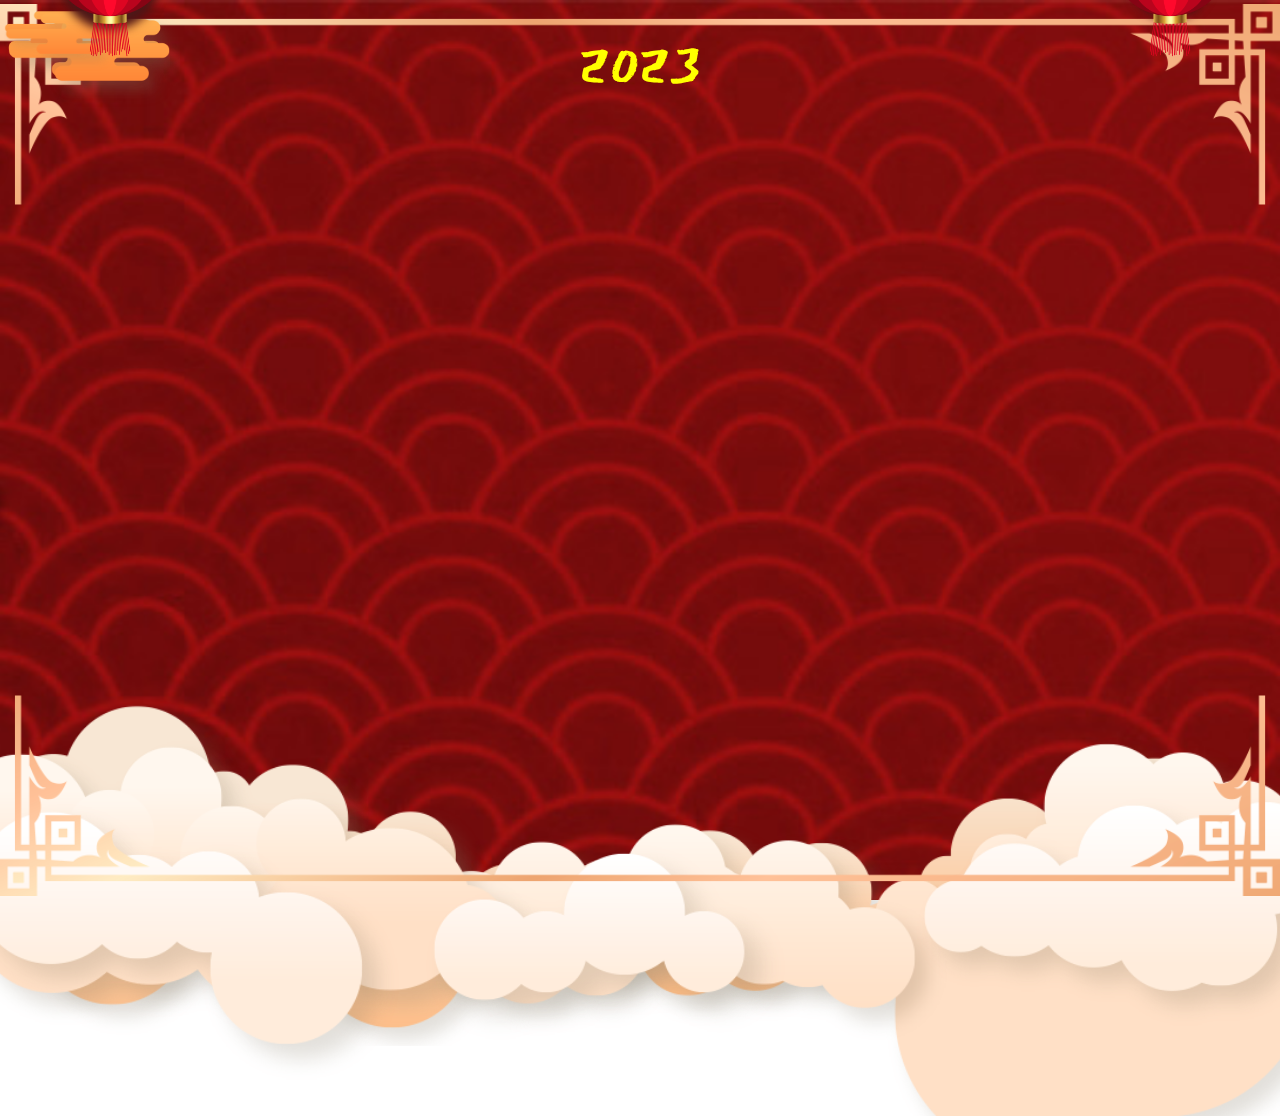
<file: happyNewYear/index.html>
<!DOCTYPE html>
<html lang="en">

    <head>
        <meta charset="UTF-8" />
        <meta name="viewport" content="width=device-width, initial-scale=1.0" />
        <meta http-equiv="X-UA-Compatible" content="ie=edge" />
        <meta http-equiv="Content-Type" content="text/html; charset=utf-8" />
        <meta charset="utf-8" />
        <meta http-equiv="X-UA-Compatible" content="IE=edge" />
        <meta name="robots" content="noodp,index,follow" />
        <meta name="revisit-after" content="1 days" />
        <meta name="viewport" content="width=device-width, initial-scale=1.0" />
        <title>Happy New Year 2023</title>
        <link rel="canonical" href="https://nguyenquy98.github.io/KyNiem/happyNewYear/" />
        <meta name="description" content="Chúc mừng năm mới 2023" />
        <meta name="keywords" content="Gửi đến em, người con gái anh thương." />
        <meta property="og:locale" itemprop="inLanguage" content="vi_VN" />
        <meta property="og:url" content="https://nguyenquy98.github.io/KyNiem/happyNewYear/" />
        <meta property="og:title" content="Gửi đến em, người con gái anh thương." />
        <meta property="og:type" content="article" />
        <meta property="og:description" content="Happy New Year 2023" />
        <link rel="shortcut icon" type="image/x-icon" href="image/cat.png" />
        <meta property="og:image" content="image/avatar.jpg" />
        <meta property="og:site_name" content="Gửi đến em, người con gái anh thương." />
        <meta name="copyright" content="Gửi đến em, người con gái anh thương." />
        <meta name="author" content="Gửi đến em, người con gái anh thương." />
        <meta name="geo.placename" content="Ho Chi Minh, Viet Nam" />
        <meta name="geo.region" content="VN-HCM" />
        <meta property="fb:app_id" content="485667225626162" />
        <link rel="stylesheet" href="style.css">
    </head>

    <body>
        <div class="modal-active-seen" id="modal-active-seen">
            <a id="active-seen">Ấn vào đây <br> Cùng nhau xem</a>
        </div>
        <audio id="songIndex">
            <source src="image/index.mp3" type="audio/mp3">
        </audio>
        <div class="wrapper">
            <h1>Cùng nhau đếm ngược</h1>
            <div class="box-time">
                <div class="time">
                    <p>Ngày</p>
                    <span id="days">day</span>
                </div>
                <div class="time">
                    <p>Giờ</p>
                    <span id="hours">hours</span>
                </div>
                <div class="time">
                    <p>Phút</p>
                    <span id="minutes">minute</span>
                </div>
                <div class="time">
                    <p>Giây</p>
                    <span id="seconds">seconds</span>
                </div>
            </div>
        </div>
        <section>
            <div class="set" id="set-1">
                <div class="set-radom" id="set-1-0"></div>
                <div class="set-radom" id="set-1-1"></div>
                <div class="set-radom" id="set-1-2"></div>
                <div class="set-radom" id="set-1-3"></div>
                <div class="set-radom" id="set-1-4"></div>
                <div class="set-radom" id="set-1-19"></div>
                <div class="set-radom" id="set-1-20"></div>
            </div>
            <div class="set set2">
                <div class="set-radom" id="set-1-5"></div>
                <div class="set-radom" id="set-1-6"></div>
                <div class="set-radom" id="set-1-7"></div>
                <div class="set-radom" id="set-1-8"></div>
            </div>
            <div class="set set3">
                <div class="set-radom" id="set-1-9"></div>
                <div class="set-radom" id="set-1-10"></div>
                <div class="set-radom" id="set-1-11"></div>
                <div class="set-radom" id="set-1-12"></div>
                <div class="set-radom" id="set-1-13"></div>
                <div class="set-radom" id="set-1-14"></div>
                <div class="set-radom" id="set-1-15"></div>
                <div class="set-radom" id="set-1-16"></div>
                <div class="set-radom" id="set-1-17"></div>
                <div class="set-radom" id="set-1-18"></div>

            </div>
        </section>
    </body>
    <script src="app.js"></script>

</html>
</file>
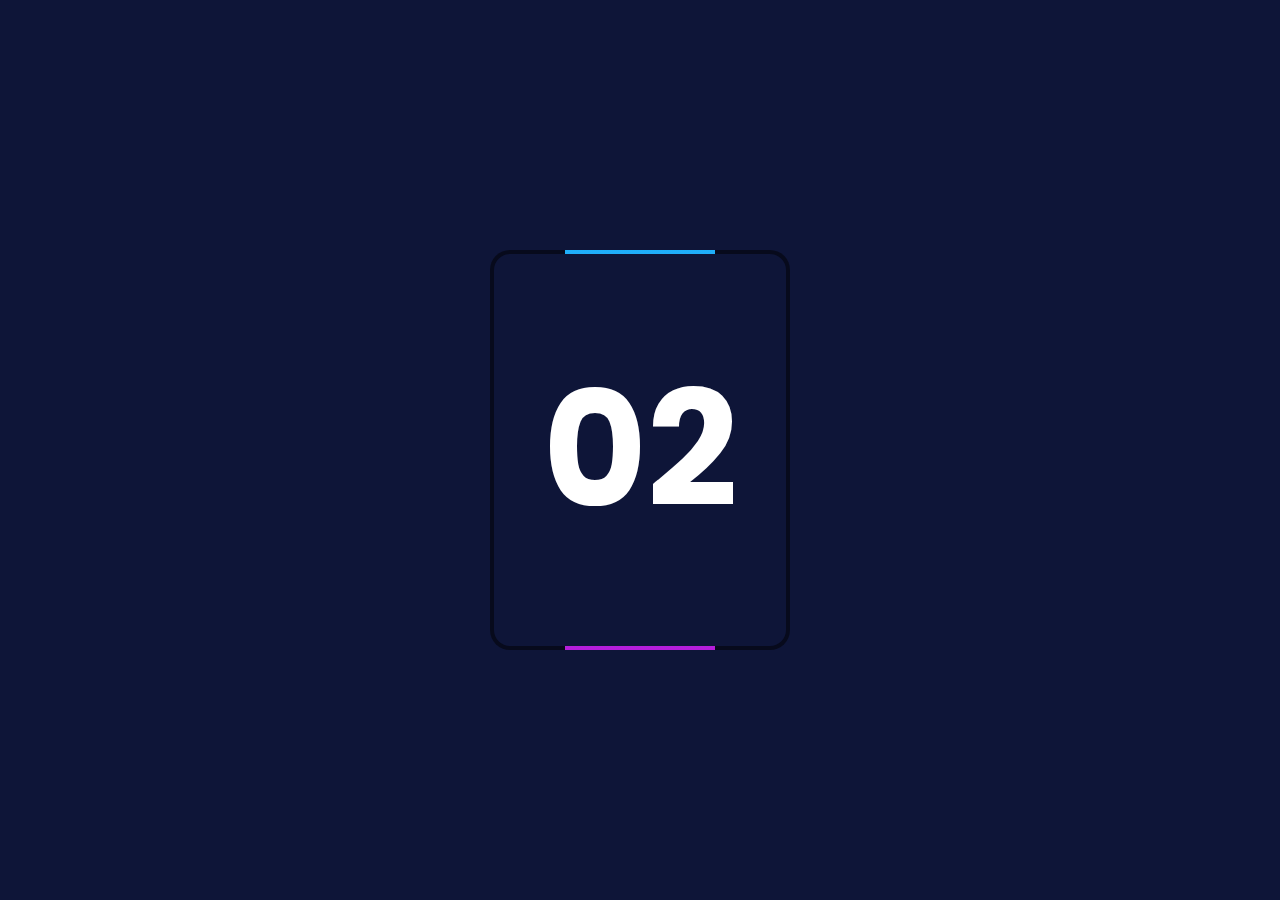
<file: animationBorderText.html>
<!DOCTYPE html>
<html lang="en">
<head>
    <meta charset="UTF-8" />
    <meta name="viewport" content="width=device-width, initial-scale=1.0" />
    <meta http-equiv="X-UA-Compatible" content="ie=edge" />
    <meta http-equiv="Content-Type" content="text/html; charset=utf-8" />
    <meta charset="utf-8" />
    <meta http-equiv="X-UA-Compatible" content="IE=edge" />
    <meta name="robots" content="noodp,index,follow" />
    <meta name="revisit-after" content="1 days" />
    <meta name="viewport" content="width=device-width, initial-scale=1.0" />
    <title>Animation Border Text</title>
    <link rel="canonical" href="https://nguyenquy98.github.io/KyNiem/" />
    <meta name="description" content="Lorem Ipsum is simply dummy text of the printing and typesetting industry. Lorem Ipsum has been the industry's standard dummy text ever since the 1500s, when an unknown printer took a galley of type and scrambled it to make a type specimen book. It has survived not only five centuries, but also the leap into electronic typesetting, remaining essentially unchanged. It was popularised in the 1960s with the release of Letraset sheets containing Lorem Ipsum passages, and more recently with desktop publishing software like Aldus PageMaker including versions of Lorem Ipsum."
    />
    <meta name="keywords" content="Nguyễn Quý" />
    <meta property="og:locale" itemprop="inLanguage" content="vi_VN" />
    <meta property="og:url" content="https://nguyenquy98.github.io/KyNiem/" />
    <meta property="og:title" content="Nguyễn Quý" />
    <meta property="og:type" content="article" />
    <meta property="og:description" content="Nguyễn Quý đồng sáng lập file" />
    <meta property="og:image" content="images/iconlogo.gif" />
    <meta property="og:site_name" content="Nguyễn Quý" />
    <meta name="copyright" content="Nguyễn Quý" />
    <meta name="author" content="Nguyễn Quý" />
    <meta name="geo.placename" content="Ho Chi Minh, Viet Nam" />
    <meta name="geo.region" content="VN-HCM" />
    <meta property="fb:app_id" content="485667225626162" />
    <link href="https://fonts.googleapis.com/css?family=Poppins&display=swap" rel="stylesheet">
    <link rel="shortcut icon" type="image/x-icon" href="images/bg-date.png" />
    <style>
        *{
            margin: 0;
            padding: 0;
            box-sizing: border-box;
            font-family: 'Poppins',sans-serif;
        }
        body{
            display: flex;
            justify-content: center;
            align-items: center;
            height: 100vh;
            background: #0e1538;
            overflow: hidden;
        }
        .box{
            position: relative;
            width: 300px;
            height: 400px;
            display: flex;
            justify-content: center;
            align-items: center;
            background: rgba(0, 0, 0, .5);
            overflow: hidden;
            border-radius: 20px;
        }
        .box::before{
            content: '';
            position: absolute;
            width: 150px;
            height: 140%;
            background: linear-gradient(#00ccff,#d400d4);
            animation: animate 4s linear infinite;
        }
        .box::after{
            content: '';
            position: absolute;
            inset: 4px;
            background: #0e1538;
            border-radius: 16px;
        }
        .box h2{
            position: relative;
            color: #fff;
            font-size: 10em;
            z-index: 10;
        }
        @keyframes animate {
            0%{
                transform: rotate(0deg);
            }
            100%{
                transform: rotate(360deg);
            }
        }
    </style>
</head>
<body>
    <div class="box">
        <h2>02</h2>
    </div>
</body>
</html>
</file>
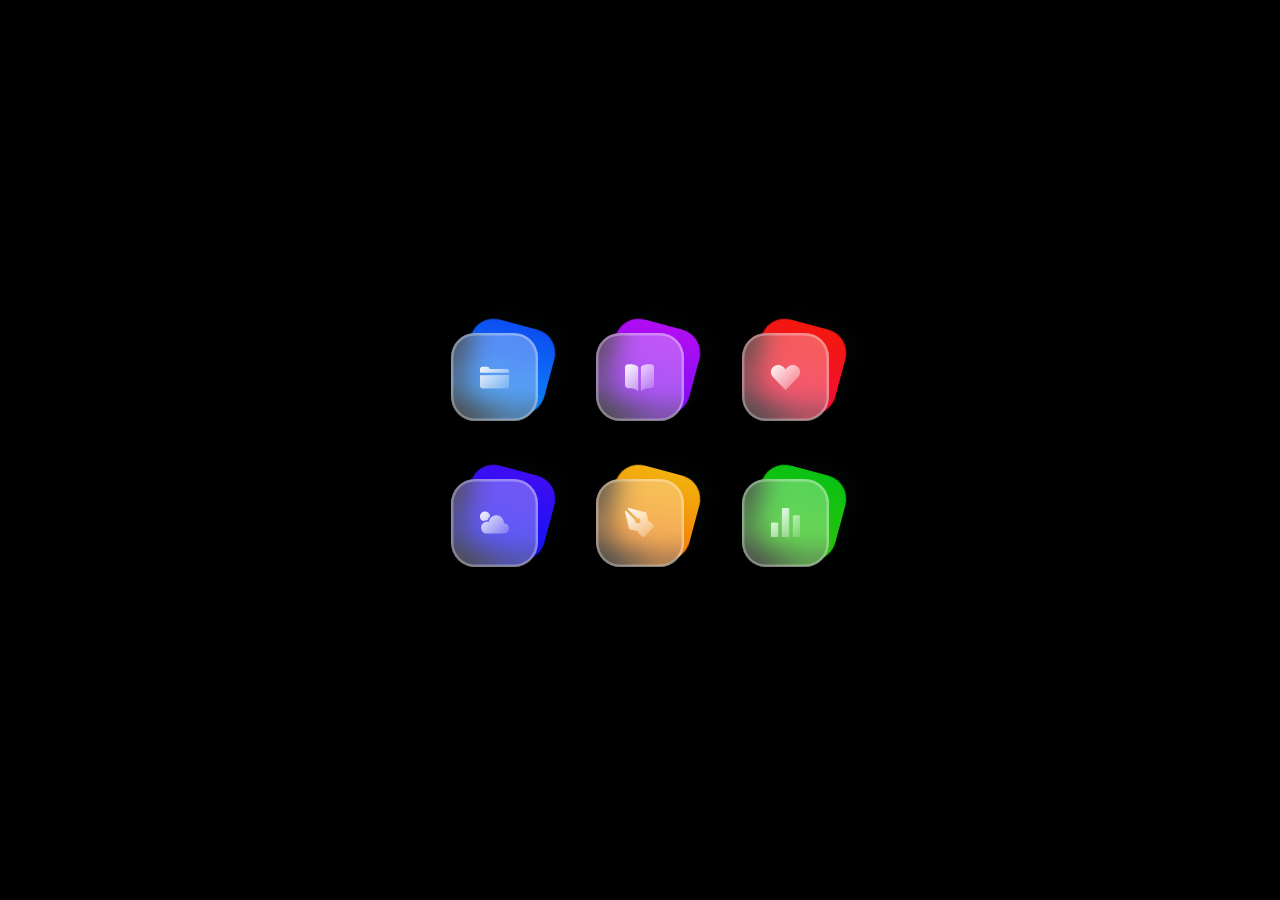
<file: glassmorphism-Icons-Hover.html>
<!DOCTYPE html>
<html lang="en">

	<head>
		<meta charset="UTF-8">
		<title>Glassmorphism Icons hover animation</title>
		<link rel="stylesheet" href="./glassmorphism-Icons-Hover.css">

	</head>

	<body>
		<svg class="sprites" display="none">
			<defs>
				<linearGradient id="icon-grad" x1="0" y1="0" x2="1" y2="1">
					<stop offset="0%" stop-color="#fff" />
					<stop offset="100%" stop-color="#222" />
				</linearGradient>
				<mask id="icon-mask">
					<rect x="0" y="0" width="24" height="24" fill="url(#icon-grad)" />
				</mask>
				<symbol id="files" viewBox="0 0 24 24">
					<g fill="hsl(0,0%,100%)" mask="url(#icon-mask)">
						<path
							d="m2.003,3h3.997c1.105,0,2,.895,2,2h0s14.005,0,14.005,0c1.102,0,1.995.893,1.995,1.995v1.005H0v-2.997c0-1.106.897-2.003,2.003-2.003Z" />
						<path
							d="m22.005,21H1.996c-1.102,0-1.996-.893-1.996-1.996v-9.004l24-.172v9.177c0,1.102-.893,1.995-1.995,1.995Z" />
					</g>
				</symbol>
				<symbol id="books" viewBox="0 0 24 24">
					<g fill="hsl(0,0%,100%)" mask="url(#icon-mask)">
						<path
							d="m14.113,22.696c-.356.389-1.022.176-1.022-.351V3.287c1.091-1.091,2.277-1.558,3.509-1.83,2.182-.481,4.125-.377,5.314-.222,1.317.171,2.087,1.342,2.087,2.495v14.357c0,1.553-1.296,2.777-2.802,2.727-1.246-.041-2.975.003-4.541.382-1.195.289-1.954.856-2.544,1.501Z" />
						<path
							d="m9.887,22.696c.356.389,1.022.176,1.022-.351V3.287c-1.091-1.091-2.277-1.558-3.509-1.83-2.182-.481-4.125-.377-5.314-.222C.77,1.406,0,2.577,0,3.729v14.357c0,1.553,1.296,2.777,2.802,2.727,1.246-.041,2.975.003,4.541.382,1.194.289,1.954.856,2.544,1.501Z" />
					</g>
				</symbol>
				<symbol id="graph" viewBox="0 0 24 24">
					<g fill="hsl(0,0%,100%)" mask="url(#icon-mask)">
						<rect rx="1" ry="1" x="0" y="12" width="6" height="12" />
						<rect rx="1" ry="1" x="9" y="0" width="6" height="24" />
						<rect rx="1" ry="1" x="18" y="6" width="6" height="18" />
					</g>
				</symbol>
				<symbol id="weather" viewBox="0 0 24 24">
					<g fill="hsl(0,0%,100%)" mask="url(#icon-mask)">
						<path
							d="m2.65,10.95c.916-.546,1.986-.858,3.129-.858.138,0,.276.004.414.013.388-1.331,1.13-2.499,2.113-3.403-.187-2.126-1.971-3.791-4.144-3.791-2.299,0-4.162,1.863-4.162,4.162,0,1.766,1.1,3.273,2.65,3.877Z" />
						<path
							d="m19.687,12.464s-.003,0-.005,0c.002-.072.005-.144.005-.216,0-3.454-2.8-6.254-6.253-6.254-3.235,0-5.897,2.457-6.22,5.607-.454-.14-.936-.216-1.435-.216-2.679,0-4.852,2.172-4.852,4.852s2.172,4.852,4.852,4.852h13.908c2.382,0,4.313-1.931,4.313-4.312,0-2.382-1.931-4.313-4.313-4.313Z" />
					</g>
				</symbol>
				<symbol id="pen" viewBox="0 0 24 24">
					<g fill="hsl(0,0%,100%)" mask="url(#icon-mask)">
						<path
							d="M3.1,0C2.5-0.1,2.1,0.6,2.5,1L10,8.5c0.2,0,0.4-0.1,0.6-0.1c1.2,0,2.2,1,2.2,2.2c0,1.2-1,2.2-2.2,2.2c-1.2,0-2.2-1-2.2-2.2c0-0.2,0-0.4,0.1-0.6L1,2.5C0.6,2.1-0.1,2.5,0,3.1L3.4,17c0.1,0.4,0.4,0.7,0.9,0.8l6.4,1.3c-0.2,0.4-0.1,0.9,0.2,1.2l3.3,3.3c0.4,0.4,1.1,0.4,1.6,0l7.8-7.8c0.4-0.4,0.4-1.1,0-1.6l-3.3-3.3c-0.3-0.3-0.8-0.4-1.2-0.2l-1.3-6.4c-0.1-0.4-0.4-0.8-0.8-0.9L3.1,0z" />
					</g>
				</symbol>
				<symbol id="heart" viewBox="0 0 24 24">
					<g fill="hsl(0,0%,100%)" mask="url(#icon-mask)">
						<path
							d="m.204,9.117c.272,1.039.791,1.942,1.558,2.709l10.238,10.597,10.238-10.597c.767-.767,1.287-1.67,1.558-2.709.272-1.039.272-2.07,0-3.093-.272-1.023-.791-1.918-1.558-2.685-.767-.767-1.662-1.287-2.685-1.558-1.023-.272-2.062-.272-3.117,0-1.055.272-1.95.791-2.685,1.558l-1.75,2.11-1.75-2.11c-.767-.767-1.662-1.287-2.685-1.558s-2.054-.272-3.093,0c-1.039.272-1.942.791-2.709,1.558-.767.767-1.287,1.662-1.558,2.685-.272,1.023-.272,2.054,0,3.093Z" />
					</g>
				</symbol>
			</defs>
		</svg>
		<div class="icon-btns">
			<button class="icon-btn icon-btn--blue" type="button">
				<span class="icon-btn__back"></span>
				<span class="icon-btn__front">
					<svg class="icon-btn__icon" width="24px" height="24px" aria-hidden="true">
						<use xlink:href="#files" />
					</svg>
				</span>
				<span class="icon-btn__label">Files</span>
			</button>
			<button class="icon-btn icon-btn--purple" type="button">
				<span class="icon-btn__back"></span>
				<span class="icon-btn__front">
					<svg class="icon-btn__icon" width="24px" height="24px" aria-hidden="true">
						<use xlink:href="#books" />
					</svg>
				</span>
				<span class="icon-btn__label">Books</span>
			</button>
			<button class="icon-btn icon-btn--red" type="button">
				<span class="icon-btn__back"></span>
				<span class="icon-btn__front">
					<svg class="icon-btn__icon" width="24px" height="24px" aria-hidden="true">
						<use xlink:href="#heart" />
					</svg>
				</span>
				<span class="icon-btn__label">Health</span>
			</button>
			<button class="icon-btn icon-btn--indigo" type="button">
				<span class="icon-btn__back"></span>
				<span class="icon-btn__front">
					<svg class="icon-btn__icon" width="24px" height="24px" aria-hidden="true">
						<use xlink:href="#weather" />
					</svg>
				</span>
				<span class="icon-btn__label">Weather</span>
			</button>
			<button class="icon-btn icon-btn--orange" type="button">
				<span class="icon-btn__back"></span>
				<span class="icon-btn__front">
					<svg class="icon-btn__icon" width="24px" height="24px" aria-hidden="true">
						<use xlink:href="#pen" />
					</svg>
				</span>
				<span class="icon-btn__label">Notes</span>
			</button>
			<button class="icon-btn icon-btn--green" type="button">
				<span class="icon-btn__back"></span>
				<span class="icon-btn__front">
					<svg class="icon-btn__icon" width="24px" height="24px" aria-hidden="true">
						<use xlink:href="#graph" />
					</svg>
				</span>
				<span class="icon-btn__label">Spreadsheets</span>
			</button>
		</div>


	</body>

</html>
</file>
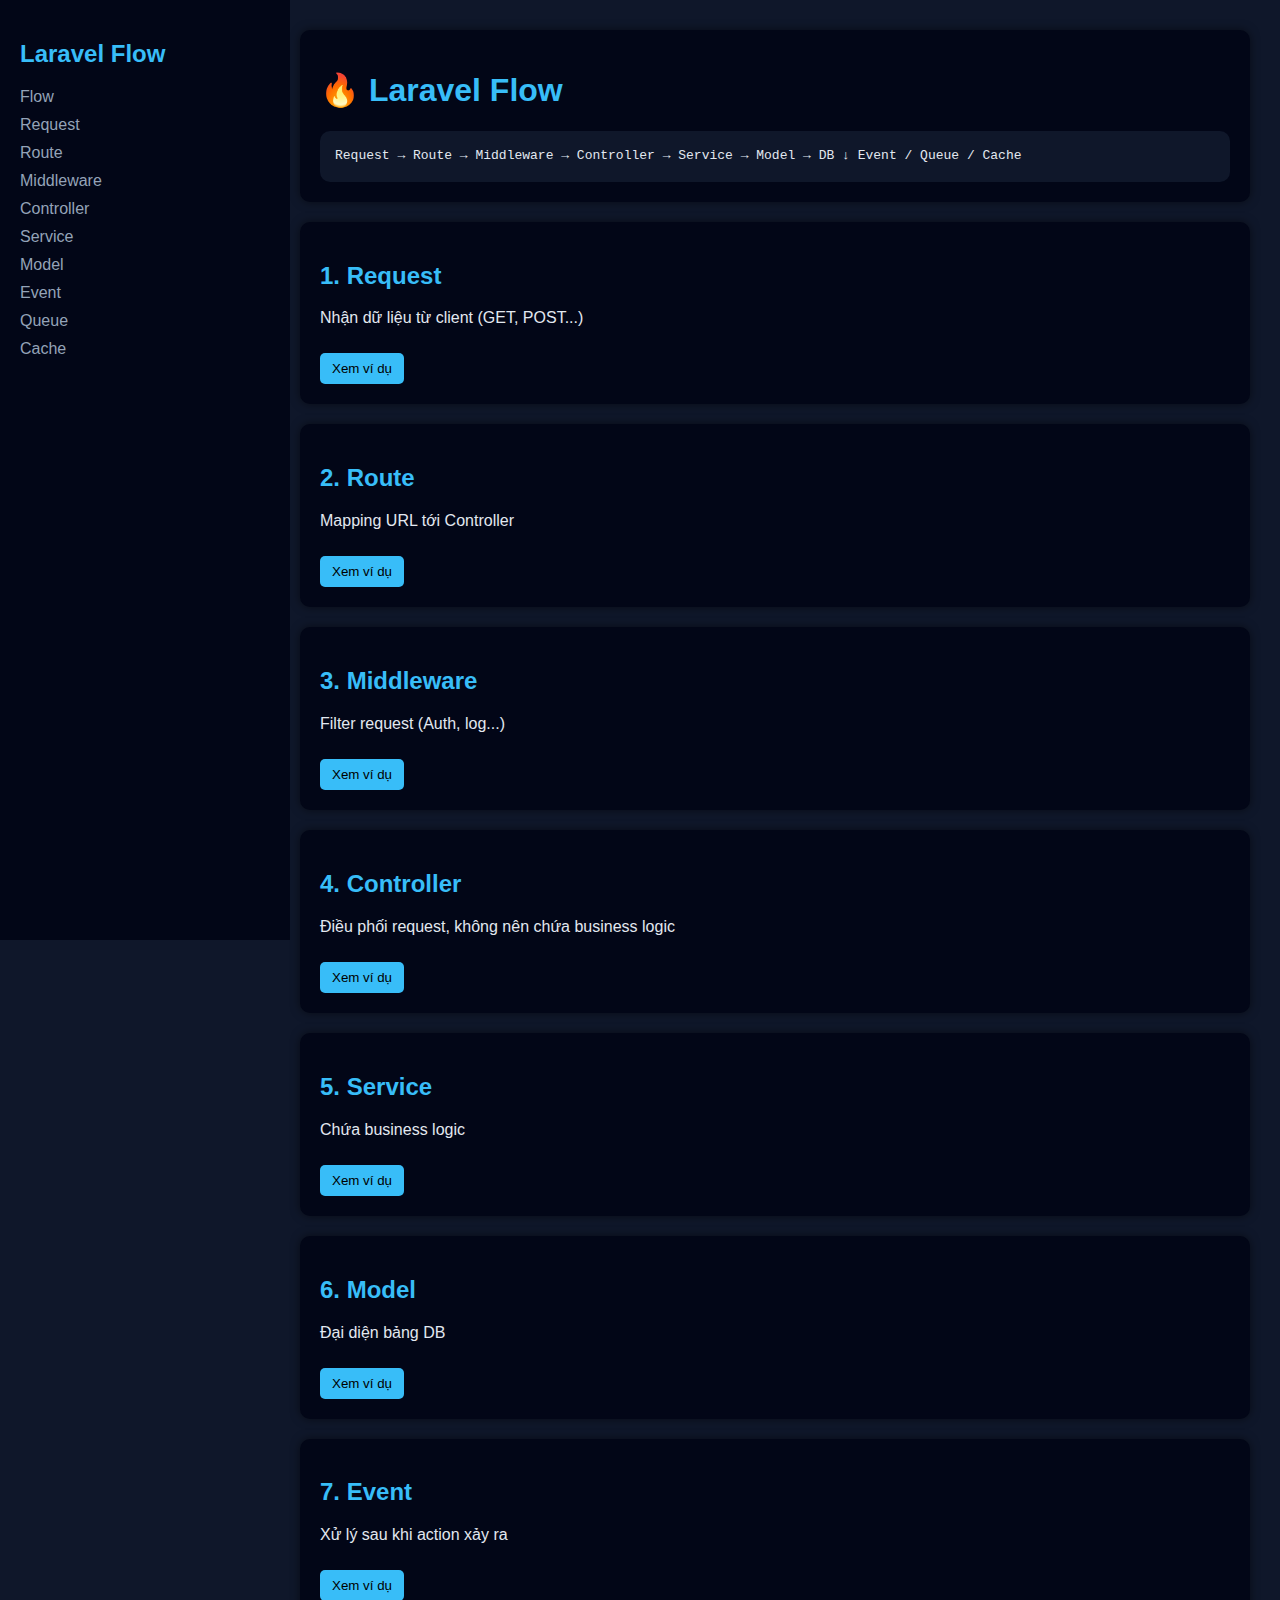
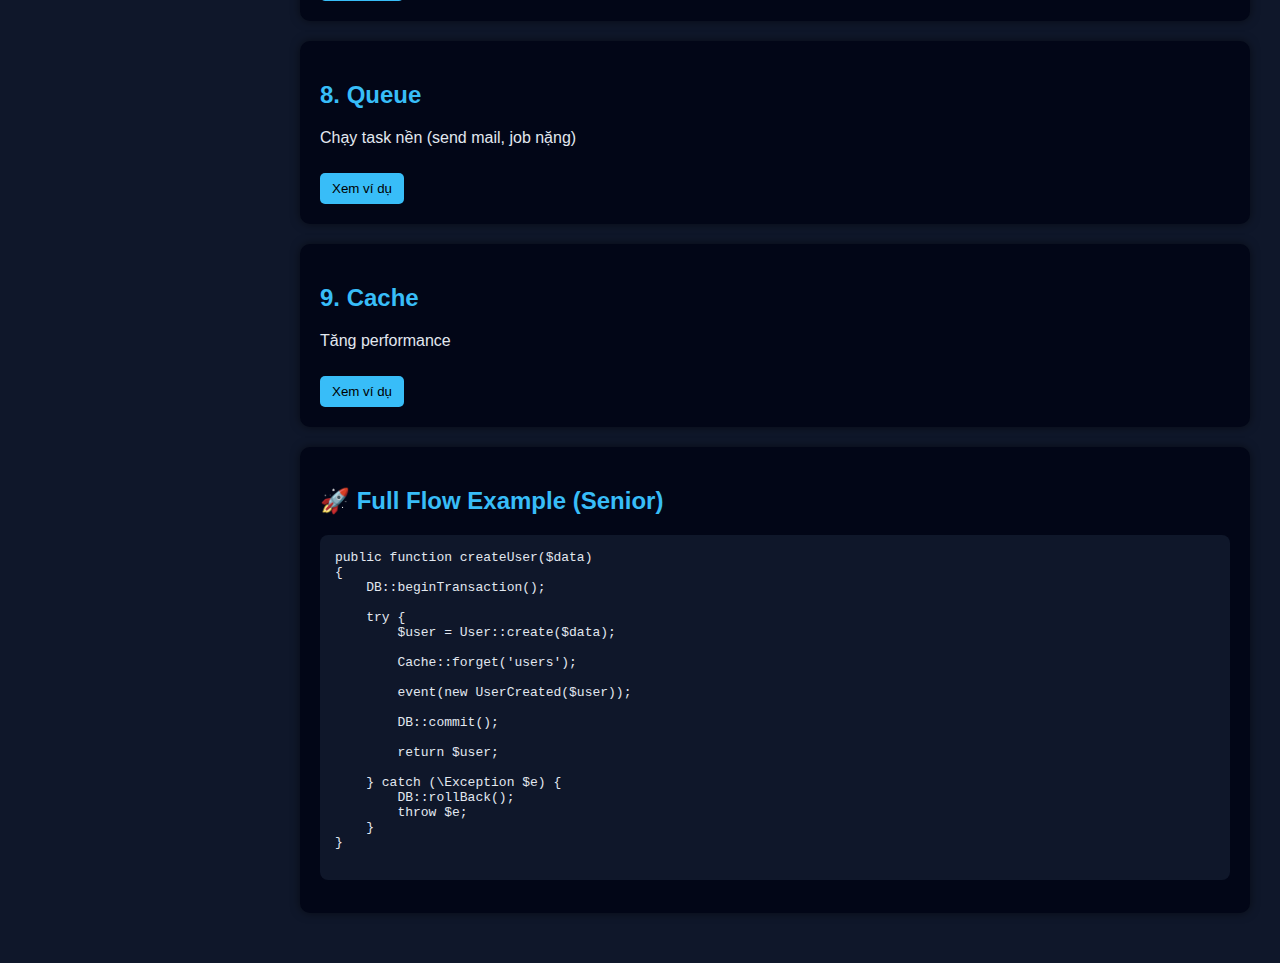
<file: laravel-flow.html>
<!DOCTYPE html>
<html lang="vi">
<head>
    <meta charset="UTF-8">
    <title>Laravel Flow Interview Guide</title>
    <style>
        body {
            font-family: Arial, sans-serif;
            margin: 0;
            display: flex;
            background: #0f172a;
            color: #e2e8f0;
        }

        .sidebar {
            width: 250px;
            background: #020617;
            padding: 20px;
            height: 100vh;
            position: fixed;
        }

        .sidebar h2 {
            color: #38bdf8;
        }

        .sidebar a {
            display: block;
            color: #94a3b8;
            text-decoration: none;
            margin: 10px 0;
        }

        .sidebar a:hover {
            color: white;
        }

        .content {
            margin-left: 270px;
            padding: 30px;
            width: 100%;
        }

        .card {
            background: #020617;
            padding: 20px;
            margin-bottom: 20px;
            border-radius: 10px;
            box-shadow: 0 0 10px rgba(0,0,0,0.5);
        }

        h1, h2 {
            color: #38bdf8;
        }

        pre {
            background: #0f172a;
            padding: 15px;
            border-radius: 8px;
            overflow-x: auto;
        }

        button {
            background: #38bdf8;
            border: none;
            padding: 8px 12px;
            cursor: pointer;
            border-radius: 5px;
            margin-top: 10px;
        }

        .hidden {
            display: none;
        }

        .flow {
            background: #0f172a;
            padding: 15px;
            border-radius: 10px;
            font-family: monospace;
            line-height: 1.6;
        }
    </style>
</head>
<body>

<div class="sidebar">
    <h2>Laravel Flow</h2>
    <a href="#flow">Flow</a>
    <a href="#request">Request</a>
    <a href="#route">Route</a>
    <a href="#middleware">Middleware</a>
    <a href="#controller">Controller</a>
    <a href="#service">Service</a>
    <a href="#model">Model</a>
    <a href="#event">Event</a>
    <a href="#queue">Queue</a>
    <a href="#cache">Cache</a>
</div>

<div class="content">

    <div id="flow" class="card">
        <h1>🔥 Laravel Flow</h1>
        <div class="flow">
Request → Route → Middleware → Controller → Service → Model → DB  
                        ↓  
                 Event / Queue / Cache
        </div>
    </div>

    <div id="request" class="card">
        <h2>1. Request</h2>
        <p>Nhận dữ liệu từ client (GET, POST...)</p>

        <button onclick="toggle('req')">Xem ví dụ</button>
        <pre id="req" class="hidden">
public function store(Request $request)
{
    $name = $request->input('name');
}
        </pre>
    </div>

    <div id="route" class="card">
        <h2>2. Route</h2>
        <p>Mapping URL tới Controller</p>

        <button onclick="toggle('routeEx')">Xem ví dụ</button>
        <pre id="routeEx" class="hidden">
Route::post('/users', [UserController::class, 'store']);
        </pre>
    </div>

    <div id="middleware" class="card">
        <h2>3. Middleware</h2>
        <p>Filter request (Auth, log...)</p>

        <button onclick="toggle('mid')">Xem ví dụ</button>
        <pre id="mid" class="hidden">
Route::post('/users', [UserController::class, 'store'])
    ->middleware('auth');
        </pre>
    </div>

    <div id="controller" class="card">
        <h2>4. Controller</h2>
        <p>Điều phối request, không nên chứa business logic</p>

        <button onclick="toggle('ctl')">Xem ví dụ</button>
        <pre id="ctl" class="hidden">
class UserController extends Controller
{
    public function store(Request $request)
    {
        return $this->userService->createUser($request->all());
    }
}
        </pre>
    </div>

    <div id="service" class="card">
        <h2>5. Service</h2>
        <p>Chứa business logic</p>

        <button onclick="toggle('ser')">Xem ví dụ</button>
        <pre id="ser" class="hidden">
class UserService
{
    public function createUser($data)
    {
        return User::create($data);
    }
}
        </pre>
    </div>

    <div id="model" class="card">
        <h2>6. Model</h2>
        <p>Đại diện bảng DB</p>

        <button onclick="toggle('modelEx')">Xem ví dụ</button>
        <pre id="modelEx" class="hidden">
class User extends Model
{
    protected $fillable = ['name', 'email'];
}
        </pre>
    </div>

    <div id="event" class="card">
        <h2>7. Event</h2>
        <p>Xử lý sau khi action xảy ra</p>

        <button onclick="toggle('eventEx')">Xem ví dụ</button>
        <pre id="eventEx" class="hidden">
event(new UserCreated($user));
        </pre>
    </div>

    <div id="queue" class="card">
        <h2>8. Queue</h2>
        <p>Chạy task nền (send mail, job nặng)</p>

        <button onclick="toggle('queueEx')">Xem ví dụ</button>
        <pre id="queueEx" class="hidden">
SendEmailJob::dispatch($user);
        </pre>
    </div>

    <div id="cache" class="card">
        <h2>9. Cache</h2>
        <p>Tăng performance</p>

        <button onclick="toggle('cacheEx')">Xem ví dụ</button>
        <pre id="cacheEx" class="hidden">
Cache::remember('users', 60, function () {
    return User::all();
});
        </pre>
    </div>

    <div class="card">
        <h2>🚀 Full Flow Example (Senior)</h2>
        <pre>
public function createUser($data)
{
    DB::beginTransaction();

    try {
        $user = User::create($data);

        Cache::forget('users');

        event(new UserCreated($user));

        DB::commit();

        return $user;

    } catch (\Exception $e) {
        DB::rollBack();
        throw $e;
    }
}
        </pre>
    </div>

</div>

<script>
function toggle(id) {
    const el = document.getElementById(id);
    el.classList.toggle('hidden');
}
</script>

</body>
</html>
</file>
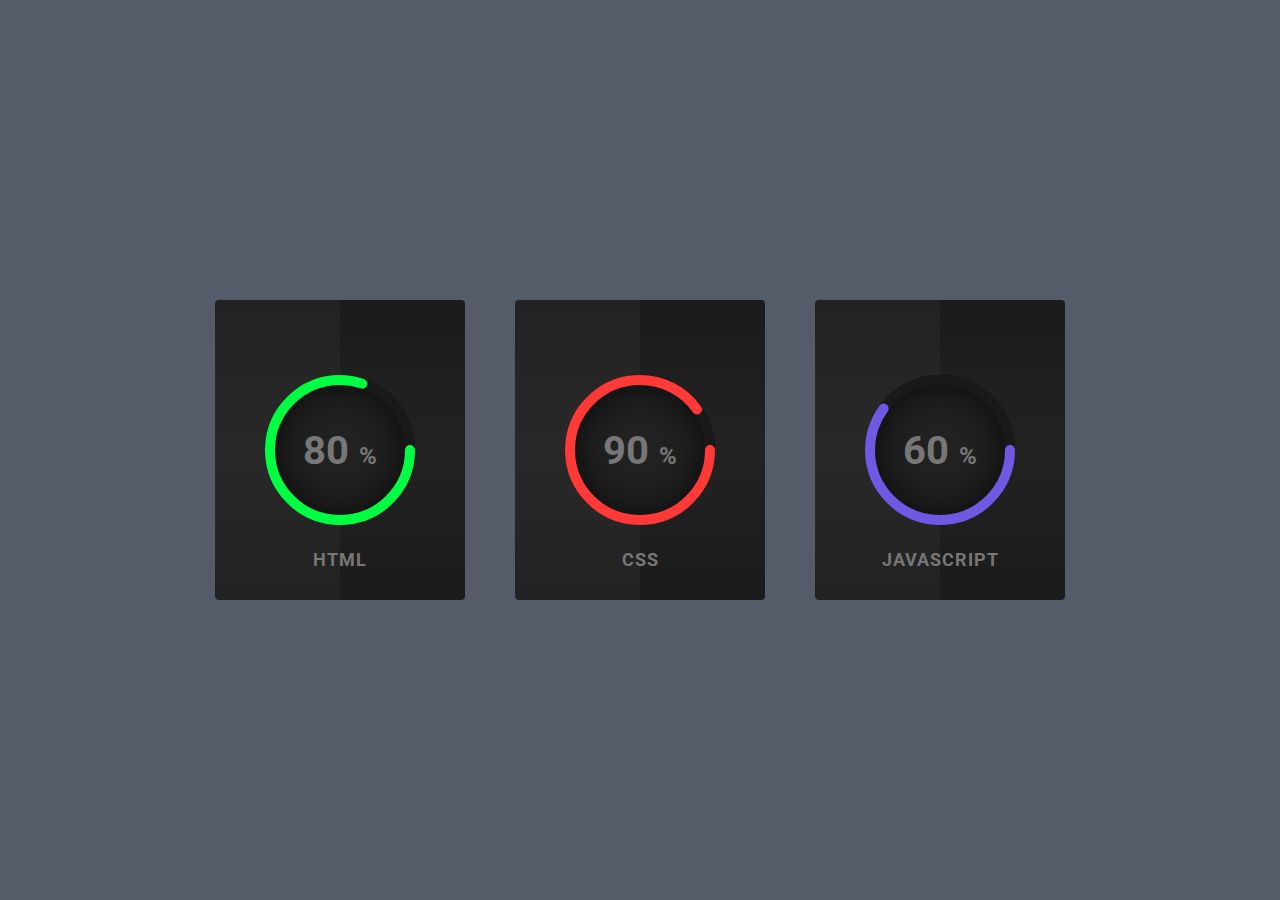
<file: Pure_CSS_Circular_Progress_Bar.html>
<!DOCTYPE html>
<html lang="en">

<head>
    <meta charset="UTF-8">
    <meta name="viewport" content="width=device-width, initial-scale=1.0">
    <link href="https://fonts.googleapis.com/css2?family=Roboto:wght@300;400;500;700&display=swap" rel="stylesheet">
    <link rel="stylesheet" href="Pure_CSS_Circular_Progress_Bar.css">
    <title>Pure CSS Circular Progress Bar</title>
</head>

<body>
    <div class="container">
        <div class="card">
            <div class="percent">
                <svg>
                    <circle cx="70" cy="70" r="70"></circle>
                    <circle cx="70" cy="70" r="70"></circle>
                </svg>
                <div class="number">
                    <h2>80 <span>%</span></h2>
                </div>
                <h2 class="text">Html</h2>
            </div>
        </div>
        <div class="card">

            <div class="percent">
                <svg>
                    <circle cx="70" cy="70" r="70"></circle>
                    <circle cx="70" cy="70" r="70"></circle>
                </svg>
                <div class="number">
                    <h2>90 <span>%</span></h2>
                </div>
                <h2 class="text">CSS</h2>
            </div>
        </div>
        <div class="card">

            <div class="percent">
                <svg>
                    <circle cx="70" cy="70" r="70"></circle>
                    <circle cx="70" cy="70" r="70"></circle>
                </svg>
                <div class="number">
                    <h2>60 <span>%</span></h2>
                </div>
                <h2 class="text">Javascript</h2>
            </div>
        </div>
    </div>
</body>

</html>
</file>
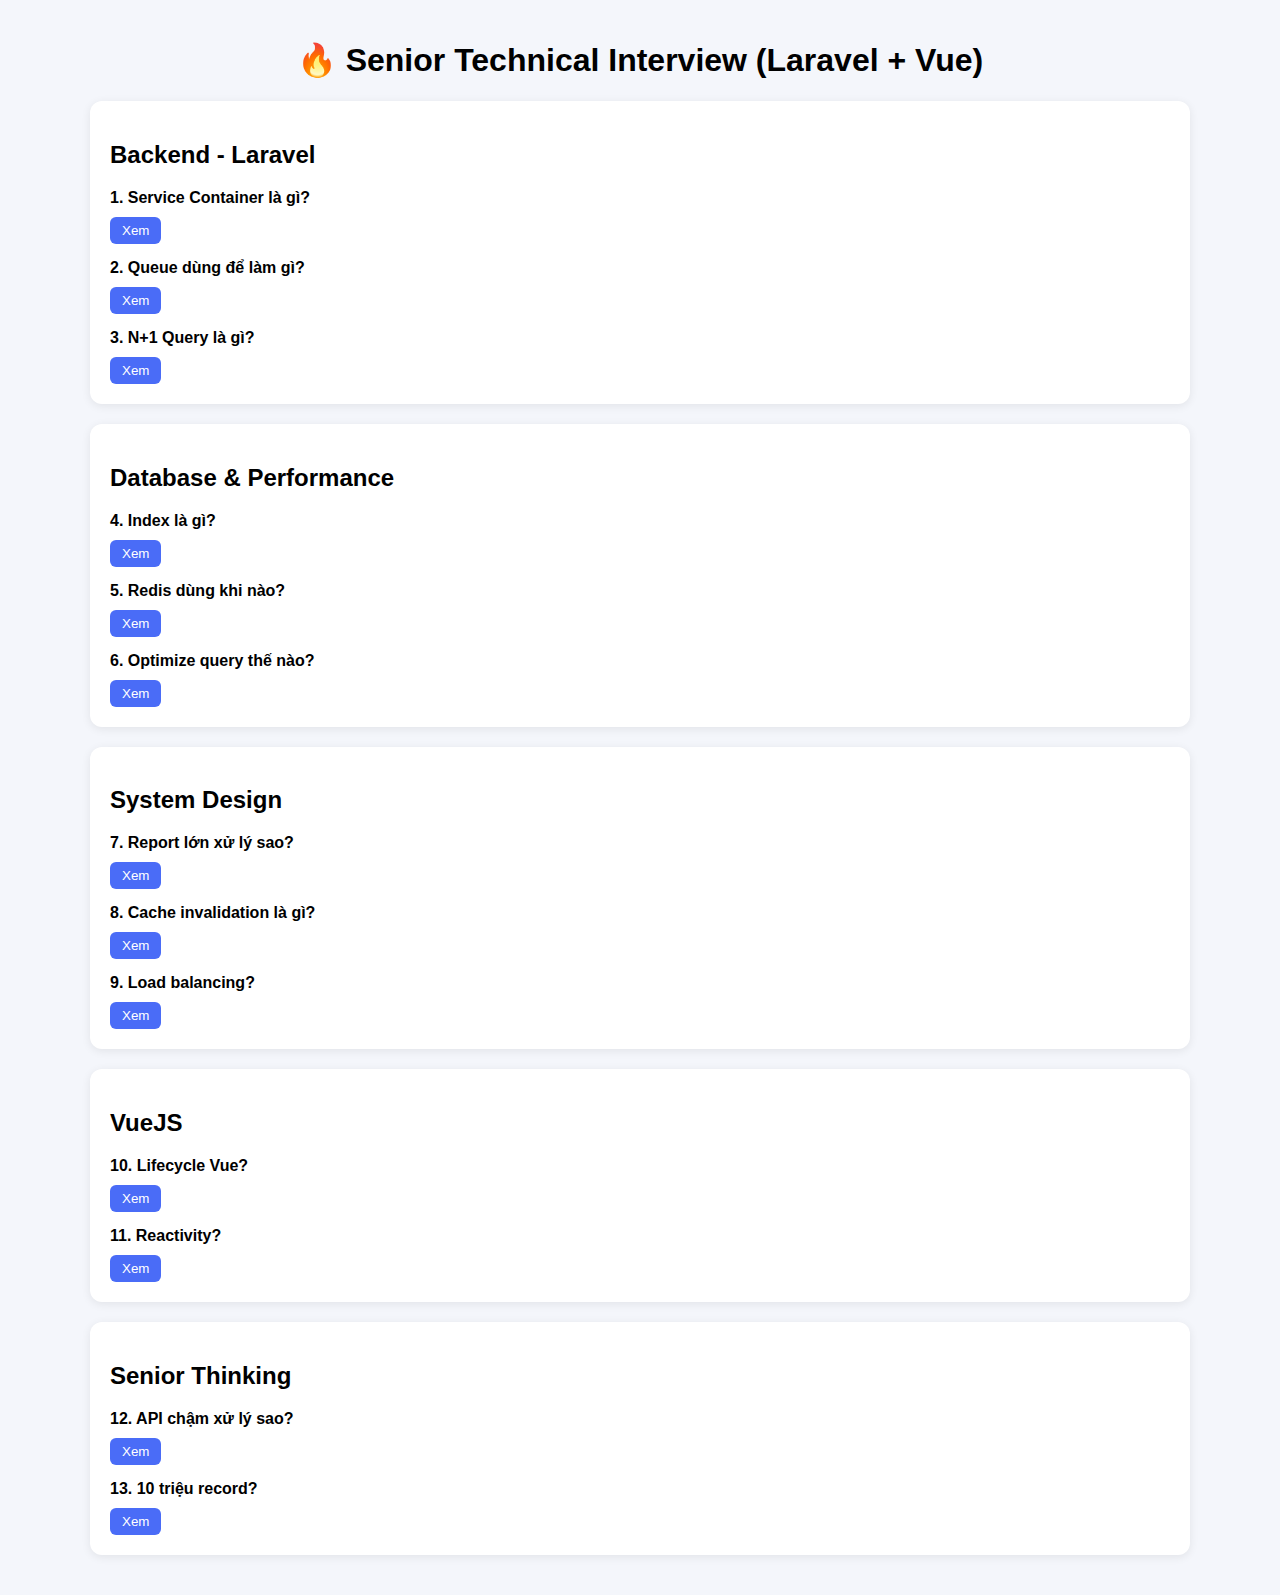
<file: Senior-Technical-Interview.html>
<!DOCTYPE html>
<html lang="vi">
<head>
<meta charset="UTF-8">
<title>Senior Technical Interview - Laravel & Vue</title>
<style>
body {font-family: Arial; background:#f4f6fb; margin:0;}
.container {max-width:1100px; margin:auto; padding:20px;}
h1 {text-align:center;}
.section {background:#fff; padding:20px; margin-bottom:20px; border-radius:12px; box-shadow:0 2px 10px rgba(0,0,0,0.08);} 
.question {font-weight:bold; margin-top:15px;}
.answer {display:none; margin-top:10px; padding:12px; background:#eef3ff; border-left:4px solid #4a6cf7; border-radius:6px;}
button {margin-top:10px; padding:6px 12px; border:none; background:#4a6cf7; color:white; border-radius:6px; cursor:pointer;}
button:hover {background:#2f4ed8;}
pre {background:#111; color:#0f0; padding:12px; border-radius:6px; overflow:auto;}
</style>
</head>
<body>
<div class="container">
<h1>🔥 Senior Technical Interview (Laravel + Vue)</h1>

<div class="section">
<h2>Backend - Laravel</h2>

<div class="question">1. Service Container là gì?</div>
<button onclick="toggle(this)">Xem</button>
<div class="answer">
Quản lý dependency và resolve tự động.
<pre>
public function __construct(OrderService $service) {}
</pre>
</div>

<div class="question">2. Queue dùng để làm gì?</div>
<button onclick="toggle(this)">Xem</button>
<div class="answer">
Xử lý async giúp giảm thời gian response.
<pre>
dispatch(new Job());
</pre>
</div>

<div class="question">3. N+1 Query là gì?</div>
<button onclick="toggle(this)">Xem</button>
<div class="answer">
Query lặp nhiều lần → chậm.
<pre>
User::with('posts')->get();
</pre>
</div>

</div>

<div class="section">
<h2>Database & Performance</h2>

<div class="question">4. Index là gì?</div>
<button onclick="toggle(this)">Xem</button>
<div class="answer">
Giúp tăng tốc query nhưng giảm tốc insert.
</div>

<div class="question">5. Redis dùng khi nào?</div>
<button onclick="toggle(this)">Xem</button>
<div class="answer">
Cache, queue, session.
</div>

<div class="question">6. Optimize query thế nào?</div>
<button onclick="toggle(this)">Xem</button>
<div class="answer">
Index, select field, tránh SELECT *.
</div>

</div>

<div class="section">
<h2>System Design</h2>

<div class="question">7. Report lớn xử lý sao?</div>
<button onclick="toggle(this)">Xem</button>
<div class="answer">
Cache + Pre-aggregation.
</div>

<div class="question">8. Cache invalidation là gì?</div>
<button onclick="toggle(this)">Xem</button>
<div class="answer">
Xóa cache khi data thay đổi.
</div>

<div class="question">9. Load balancing?</div>
<button onclick="toggle(this)">Xem</button>
<div class="answer">
Phân phối request nhiều server.
</div>

</div>

<div class="section">
<h2>VueJS</h2>

<div class="question">10. Lifecycle Vue?</div>
<button onclick="toggle(this)">Xem</button>
<div class="answer">
created, mounted, updated.
</div>

<div class="question">11. Reactivity?</div>
<button onclick="toggle(this)">Xem</button>
<div class="answer">
Data thay đổi → UI update.
</div>

</div>

<div class="section">
<h2>Senior Thinking</h2>

<div class="question">12. API chậm xử lý sao?</div>
<button onclick="toggle(this)">Xem</button>
<div class="answer">
Cache, optimize DB, queue.
</div>

<div class="question">13. 10 triệu record?</div>
<button onclick="toggle(this)">Xem</button>
<div class="answer">
Partition, warehouse.
</div>

</div>

</div>

<script>
function toggle(btn) {
  const ans = btn.nextElementSibling;
  ans.style.display = ans.style.display === 'block' ? 'none' : 'block';
}
</script>

</body>
</html>
</file>
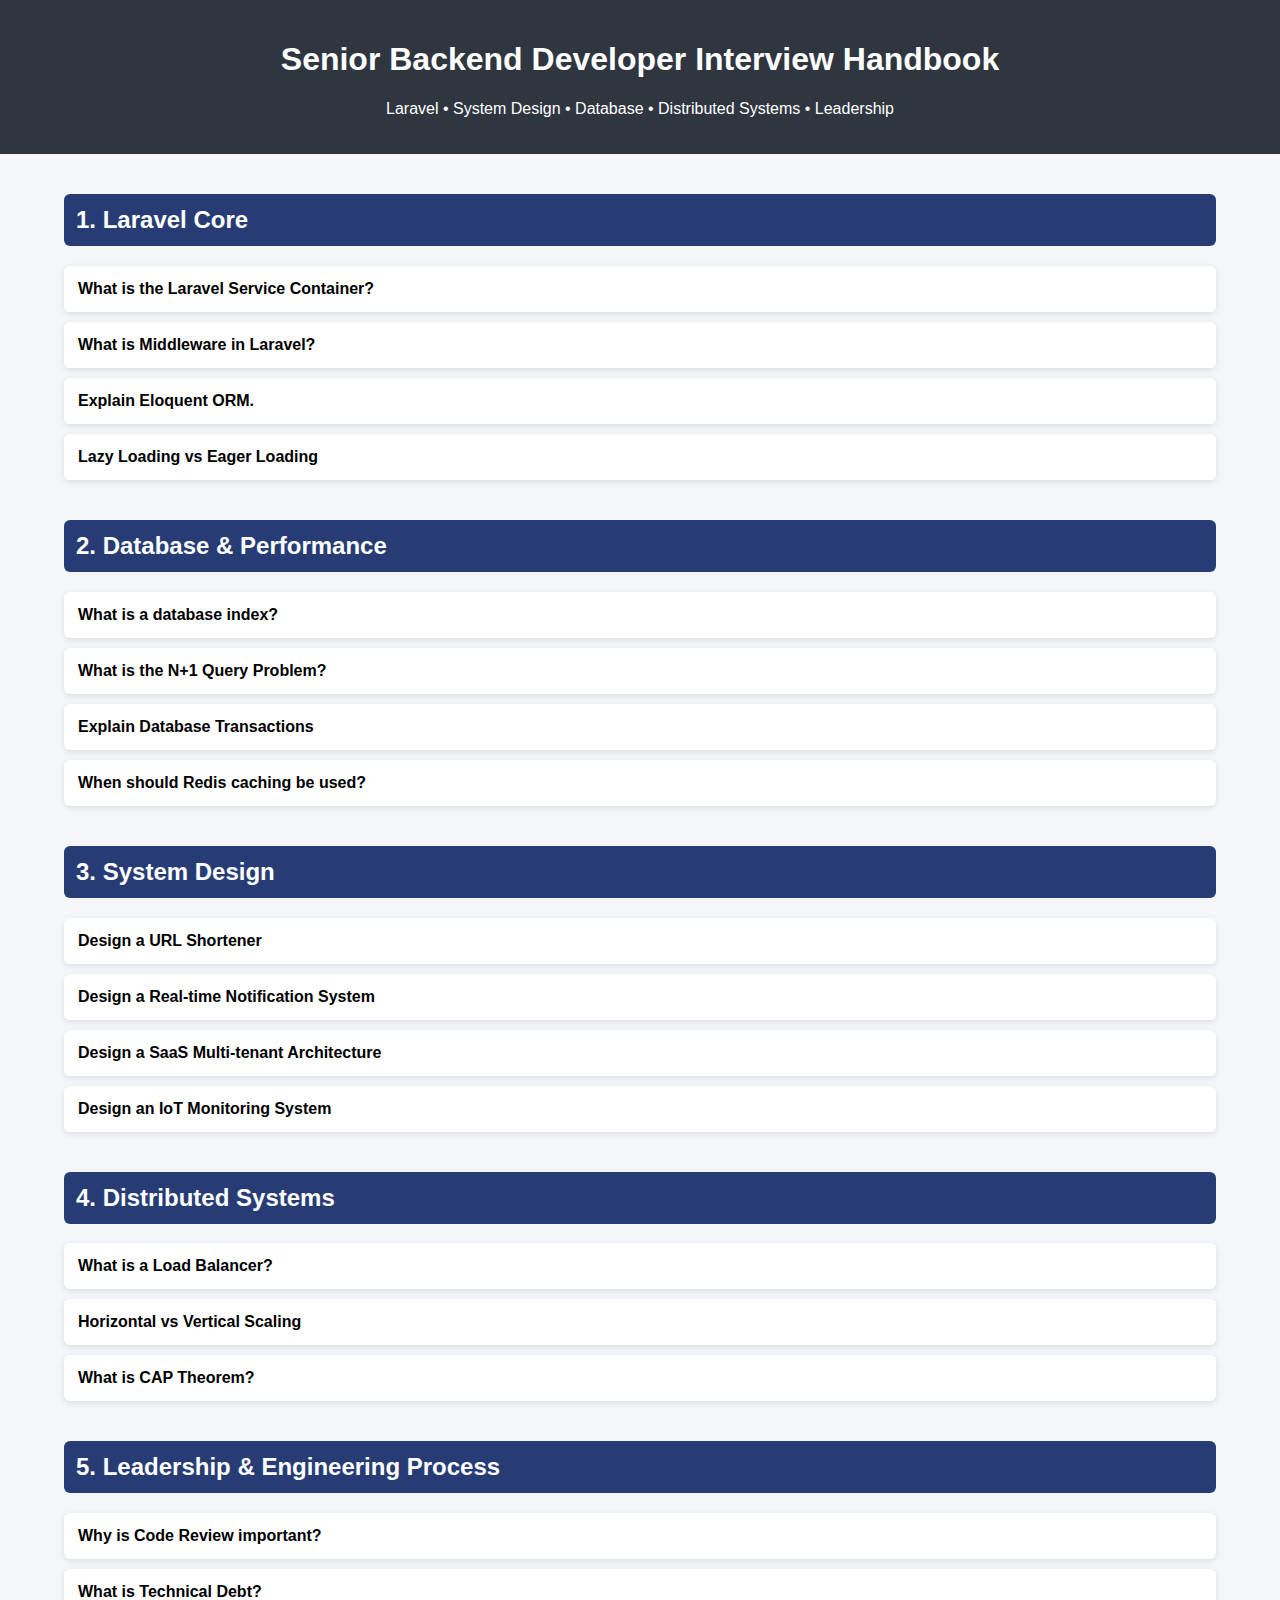
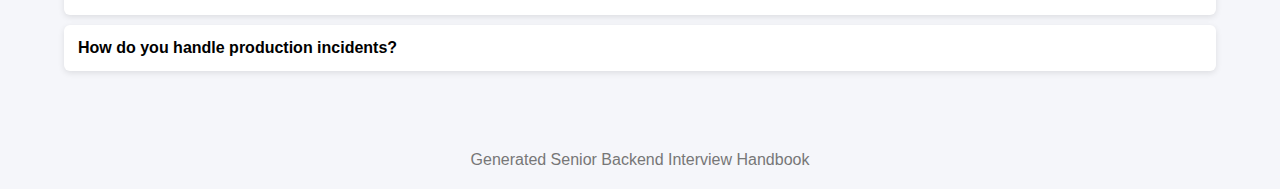
<file: senior_backend_interview_handbook.html>
<!DOCTYPE html>
<html lang="en">
<head>
<meta charset="UTF-8">
<meta name="viewport" content="width=device-width, initial-scale=1.0">
<title>Senior Backend Interview Handbook</title>
<style>
body{
    font-family: Arial, Helvetica, sans-serif;
    margin:0;
    background:#f5f6fa;
}
header{
    background:#2f3640;
    color:white;
    padding:20px;
    text-align:center;
}
.container{
    width:90%;
    max-width:1200px;
    margin:auto;
    padding:20px;
}
.section{
    margin-bottom:40px;
}
.section h2{
    background:#273c75;
    color:white;
    padding:12px;
    border-radius:6px;
}
.question{
    background:white;
    margin-top:10px;
    border-radius:6px;
    box-shadow:0 2px 6px rgba(0,0,0,0.1);
}
.q-header{
    padding:14px;
    cursor:pointer;
    font-weight:bold;
}
.q-content{
    display:none;
    padding:15px;
    border-top:1px solid #eee;
}
.answer{
    margin-bottom:10px;
}
.explain{
    background:#f1f2f6;
    padding:10px;
    border-radius:5px;
}
footer{
    text-align:center;
    padding:20px;
    color:#777;
}
</style>
</head>

<body>

<header>
<h1>Senior Backend Developer Interview Handbook</h1>
<p>Laravel • System Design • Database • Distributed Systems • Leadership</p>
</header>

<div class="container">

<div class="section">
<h2>1. Laravel Core</h2>

<div class="question">
<div class="q-header">What is the Laravel Service Container?</div>
<div class="q-content">
<div class="answer">
The Service Container is Laravel's dependency injection container that manages class dependencies and resolves them automatically when needed.
</div>
<div class="explain">
It helps decouple classes and makes code easier to test and maintain. Instead of manually creating dependencies, Laravel automatically injects them into controllers or services.
</div>
</div>
</div>

<div class="question">
<div class="q-header">What is Middleware in Laravel?</div>
<div class="q-content">
<div class="answer">
Middleware filters HTTP requests entering your application. It runs before the request reaches the controller.
</div>
<div class="explain">
Typical use cases include authentication, logging, CORS control, and rate limiting. Middleware forms a request pipeline in Laravel.
</div>
</div>
</div>

<div class="question">
<div class="q-header">Explain Eloquent ORM.</div>
<div class="q-content">
<div class="answer">
Eloquent is Laravel's Object Relational Mapping system that allows developers to interact with database tables as PHP objects.
</div>
<div class="explain">
Instead of writing raw SQL, developers manipulate models representing database tables. Relationships such as hasMany or belongsTo simplify database operations.
</div>
</div>
</div>

<div class="question">
<div class="q-header">Lazy Loading vs Eager Loading</div>
<div class="q-content">
<div class="answer">
Lazy loading loads relationships only when they are accessed, while eager loading loads relationships in advance using the <code>with()</code> method.
</div>
<div class="explain">
Lazy loading can cause the N+1 query problem. Eager loading solves this by retrieving related data in fewer queries.
</div>
</div>
</div>

</div>

<div class="section">
<h2>2. Database & Performance</h2>

<div class="question">
<div class="q-header">What is a database index?</div>
<div class="q-content">
<div class="answer">
An index is a data structure used to improve the speed of data retrieval operations in a database.
</div>
<div class="explain">
Indexes work like the index of a book. Instead of scanning every row, the database quickly locates rows using the index structure.
</div>
</div>
</div>

<div class="question">
<div class="q-header">What is the N+1 Query Problem?</div>
<div class="q-content">
<div class="answer">
It occurs when one query retrieves a list of records and additional queries are executed for each record.
</div>
<div class="explain">
For example loading users and then loading posts for each user individually. This dramatically increases database queries and slows down performance.
</div>
</div>
</div>

<div class="question">
<div class="q-header">Explain Database Transactions</div>
<div class="q-content">
<div class="answer">
A transaction groups multiple database operations into a single unit of work.
</div>
<div class="explain">
Transactions ensure ACID properties: Atomicity, Consistency, Isolation, and Durability. If one operation fails, the entire transaction is rolled back.
</div>
</div>
</div>

<div class="question">
<div class="q-header">When should Redis caching be used?</div>
<div class="q-content">
<div class="answer">
Redis should be used when frequently accessed data needs to be retrieved quickly without querying the database repeatedly.
</div>
<div class="explain">
Redis stores data in memory, making it extremely fast. It is commonly used for caching queries, sessions, queues, and rate limiting.
</div>
</div>
</div>

</div>

<div class="section">
<h2>3. System Design</h2>

<div class="question">
<div class="q-header">Design a URL Shortener</div>
<div class="q-content">
<div class="answer">
The system stores a short code mapped to the original URL. A request checks Redis cache first, then database if necessary.
</div>
<div class="explain">
Caching frequently accessed short links reduces database queries and improves redirect speed.
</div>
</div>
</div>

<div class="question">
<div class="q-header">Design a Real-time Notification System</div>
<div class="q-content">
<div class="answer">
Events trigger messages that are pushed into a queue and processed by workers that send notifications via WebSocket, email, or push services.
</div>
<div class="explain">
Using queues ensures that notification processing does not block user requests and allows scaling of worker services.
</div>
</div>
</div>

<div class="question">
<div class="q-header">Design a SaaS Multi-tenant Architecture</div>
<div class="q-content">
<div class="answer">
Multi-tenant systems can use shared databases, separate schemas, or separate databases for each tenant.
</div>
<div class="explain">
Shared databases are cheaper but less isolated, while separate databases provide strong isolation and scalability for enterprise SaaS systems.
</div>
</div>
</div>

<div class="question">
<div class="q-header">Design an IoT Monitoring System</div>
<div class="q-content">
<div class="answer">
Devices send data through MQTT brokers, which push data into queues processed by workers and stored in time-series databases.
</div>
<div class="explain">
Queues help absorb bursts of device data, and WebSocket servers push real-time updates to dashboards.
</div>
</div>
</div>

</div>

<div class="section">
<h2>4. Distributed Systems</h2>

<div class="question">
<div class="q-header">What is a Load Balancer?</div>
<div class="q-content">
<div class="answer">
A load balancer distributes incoming network traffic across multiple servers.
</div>
<div class="explain">
It improves system availability and prevents any single server from becoming overloaded.
</div>
</div>
</div>

<div class="question">
<div class="q-header">Horizontal vs Vertical Scaling</div>
<div class="q-content">
<div class="answer">
Vertical scaling increases the resources of a single machine, while horizontal scaling adds more machines to distribute load.
</div>
<div class="explain">
Modern cloud systems prefer horizontal scaling because it allows systems to grow dynamically.
</div>
</div>
</div>

<div class="question">
<div class="q-header">What is CAP Theorem?</div>
<div class="q-content">
<div class="answer">
CAP theorem states that distributed systems can guarantee only two of three properties: Consistency, Availability, and Partition tolerance.
</div>
<div class="explain">
In real-world distributed architectures, partition tolerance is required, forcing a trade-off between consistency and availability.
</div>
</div>
</div>

</div>

<div class="section">
<h2>5. Leadership & Engineering Process</h2>

<div class="question">
<div class="q-header">Why is Code Review important?</div>
<div class="q-content">
<div class="answer">
Code review ensures code quality, catches bugs early, and helps share knowledge within the team.
</div>
<div class="explain">
It also enforces coding standards and improves collaboration among developers.
</div>
</div>
</div>

<div class="question">
<div class="q-header">What is Technical Debt?</div>
<div class="q-content">
<div class="answer">
Technical debt refers to future costs caused by choosing quick solutions instead of better long-term designs.
</div>
<div class="explain">
If not addressed, technical debt accumulates and slows down development over time.
</div>
</div>
</div>

<div class="question">
<div class="q-header">How do you handle production incidents?</div>
<div class="q-content">
<div class="answer">
First mitigate the issue (rollback or hotfix), then investigate root causes and implement preventive solutions.
</div>
<div class="explain">
Good engineering teams also implement monitoring and alerts to detect incidents quickly.
</div>
</div>
</div>

</div>

</div>

<footer>
Generated Senior Backend Interview Handbook
</footer>

<script>
const headers = document.querySelectorAll(".q-header");

headers.forEach(header => {
  header.addEventListener("click", () => {
    const content = header.nextElementSibling;
    content.style.display = content.style.display === "block" ? "none" : "block";
  });
});
</script>

</body>
</html>
</file>
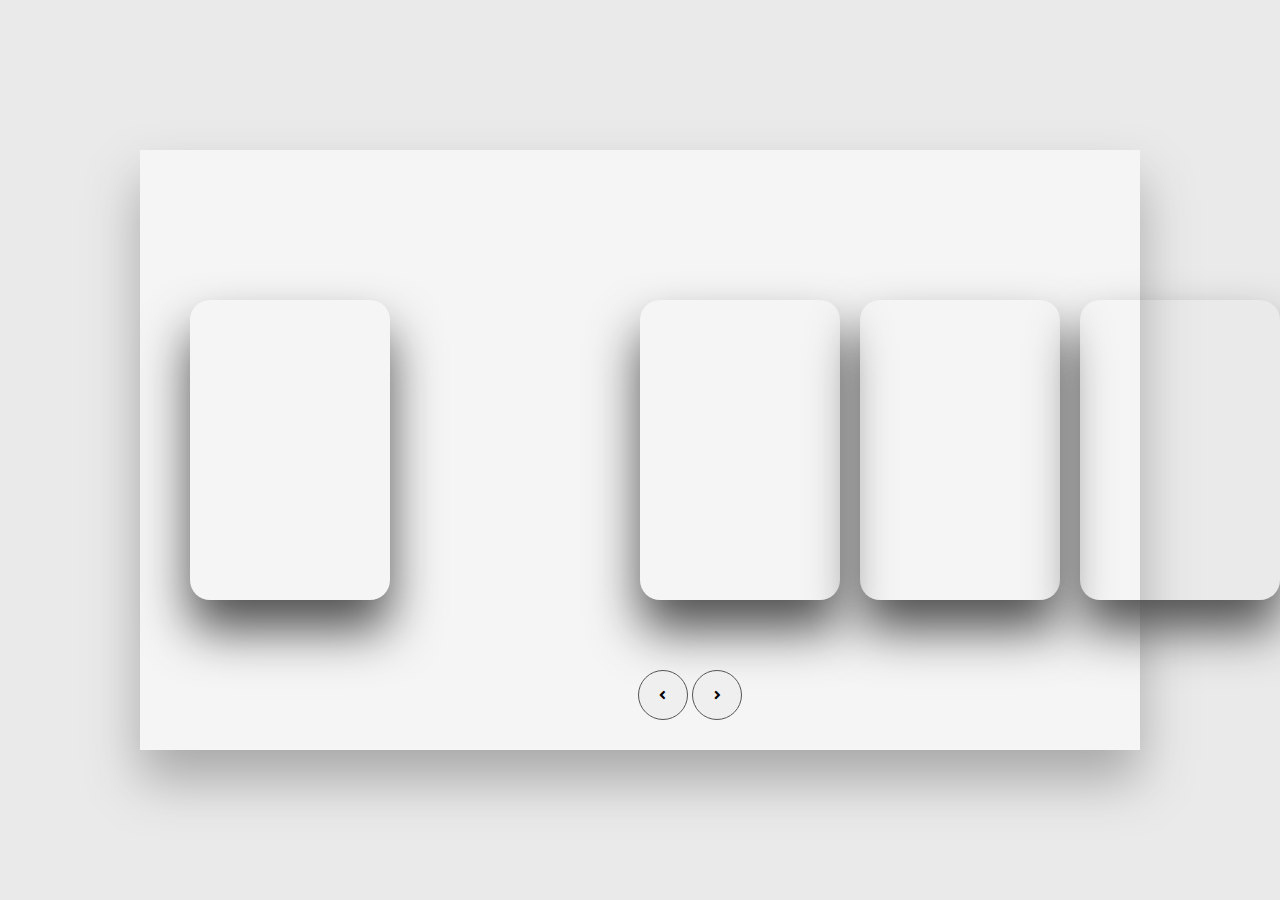
<file: slider-animated-carousel.html>
<!DOCTYPE html>
<html>

    <head>
        <title>Slider Animated Carousel</title>
        <!-- Include FontAwesome CSS and custom styles from index.css -->
        <link rel="stylesheet" href="https://cdnjs.cloudflare.com/ajax/libs/font-awesome/5.15.4/css/all.min.css">
        <script src="https://code.jquery.com/jquery-3.7.0.js"
            integrity="sha256-JlqSTELeR4TLqP0OG9dxM7yDPqX1ox/HfgiSLBj8+kM=" crossorigin="anonymous"></script>
        <link rel="stylesheet" href="slider-animated-carousel.css">
    </head>

    <body>
        <div class="container">
            <!-- Loading progress bar -->
            <div class="loadbar" style="width: 0;"></div>
            <!-- Slide container -->
            <div id="slide">
                <div class="item"
                    style="background-image: url('https://i.postimg.cc/PrMGqZwx/pexels-m-venter-1659437.jpg');">
                    <div class="content">
                        <div class="name">EXPLORE NATURE 1</div>
                        <div class="des">Some beautiful roads cannot be discovered without getting lost.</div>
                        <button>See more</button>
                    </div>
                </div>
                <div class="item"
                    style="background-image: url('https://i.postimg.cc/bw6KxhLf/pexels-eberhard-grossgasteiger-1062249.jpg');">
                    <div class="content">
                        <div class="name">EXPLORE NATURE 2</div>
                        <div class="des">Some beautiful roads cannot be discovered without getting lost.</div>
                        <button>See more</button>
                    </div>
                </div>
                <div class="item"
                    style="background-image: url('https://i.postimg.cc/CMkTW9Mb/pexels-eberhard-grossgasteiger-572897.jpg');">
                    <div class="content">
                        <div class="name">EXPLORE NATURE 3</div>
                        <div class="des">Some beautiful roads cannot be discovered without getting lost.</div>
                        <button>See more</button>
                    </div>
                </div>
                <div class="item"
                    style="background-image: url('https://i.postimg.cc/6qdkn4bM/pexels-joyston-judah-933054.jpg');">
                    <div class="content">
                        <div class="name">EXPLORE NATURE 4</div>
                        <div class="des">Some beautiful roads cannot be discovered without getting lost.</div>
                        <button>See more</button>
                    </div>
                </div>
                <div class="item"
                    style="background-image: url('https://i.postimg.cc/RVm59Gqy/pexels-roberto-nickson-2559941.jpg');">
                    <div class="content">
                        <div class="name">EXPLORE NATURE 5</div>
                        <div class="des">Some beautiful roads cannot be discovered without getting lost.</div>
                        <button>See more</button>
                    </div>
                </div>
            </div>
            <!-- Navigation buttons -->
            <div class="buttons">
                <button id="prev"><i class="fas fa-angle-left"></i></button>
                <button id="next"><i class="fas fa-angle-right"></i></button>
            </div>
        </div>

        <script>
            $(document).ready(function () {

                $("#next").on("click", function () {
                    const slideRef = $("#slide");
                    const $listItems = $("#slide .item");
                    const items = slideRef.find(".item");
                    $listItems.eq(0).insertAfter($listItems.eq(items.length - 1));
                });

                $("#prev").on("click", function () {
                    const slideRef = $("#slide");
                    const $listItems = $("#slide .item");
                    const items = slideRef.find(".item");
                    $listItems.eq(items.length - 1).insertBefore($listItems.eq(0));
                });
            });

        </script>
    </body>

</html>
</file>
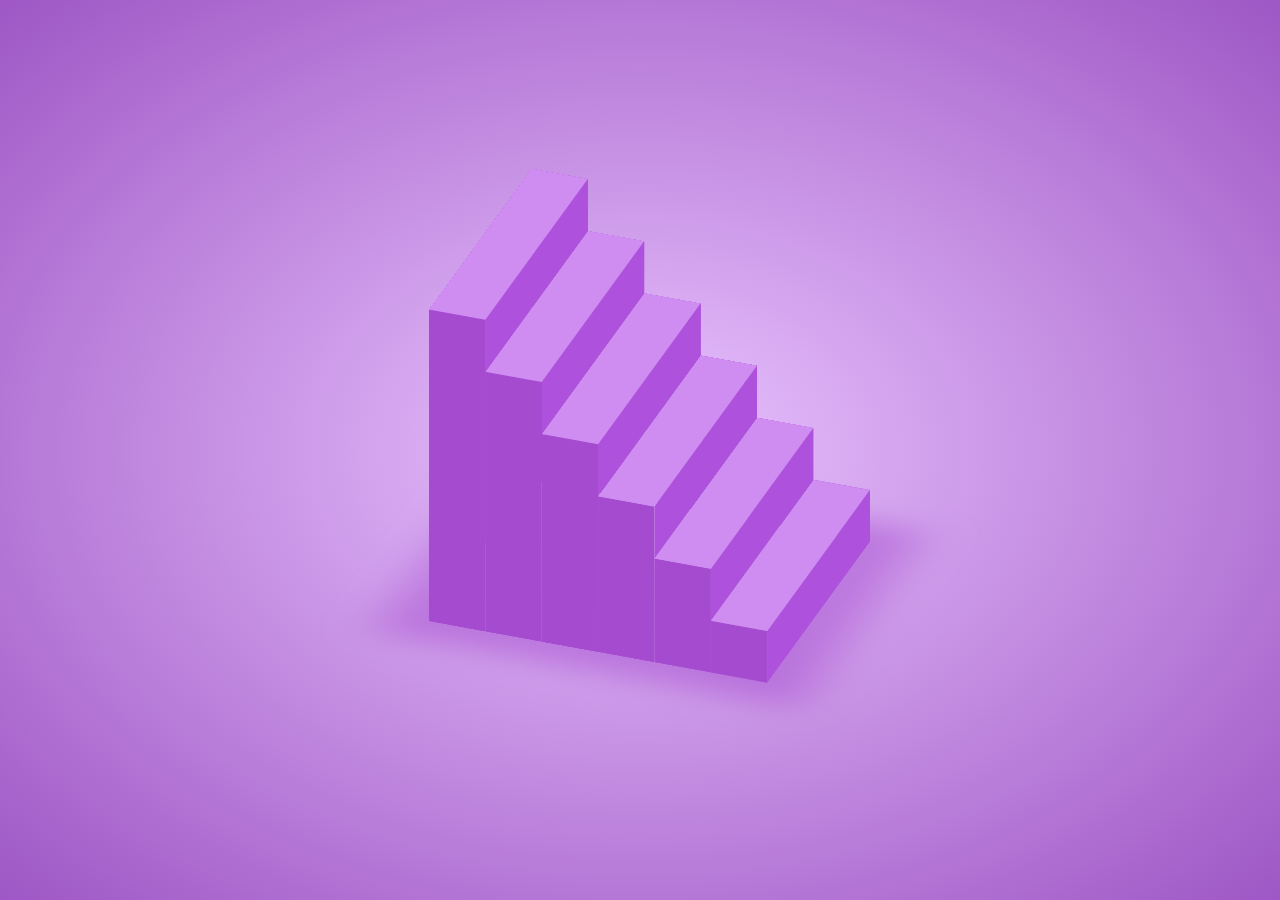
<file: stairs.html>
<!DOCTYPE html>
<html lang="en">
<head>
    <meta charset="UTF-8" />
    <meta name="viewport" content="width=device-width, initial-scale=1.0" />
    <meta http-equiv="X-UA-Compatible" content="ie=edge" />
    <meta http-equiv="Content-Type" content="text/html; charset=utf-8" />
    <meta charset="utf-8" />
    <meta http-equiv="X-UA-Compatible" content="IE=edge" />
    <meta name="robots" content="noodp,index,follow" />
    <meta name="revisit-after" content="1 days" />
    <meta name="viewport" content="width=device-width, initial-scale=1.0" />
    <title>Stairs</title>
    <link rel="canonical" href="https://nguyenquy98.github.io/KyNiem/" />
    <meta name="description" content="Lorem Ipsum is simply dummy text of the printing and typesetting industry. Lorem Ipsum has been the industry's standard dummy text ever since the 1500s, when an unknown printer took a galley of type and scrambled it to make a type specimen book. It has survived not only five centuries, but also the leap into electronic typesetting, remaining essentially unchanged. It was popularised in the 1960s with the release of Letraset sheets containing Lorem Ipsum passages, and more recently with desktop publishing software like Aldus PageMaker including versions of Lorem Ipsum."
    />
    <meta name="keywords" content="Nguyễn Quý" />
    <meta property="og:locale" itemprop="inLanguage" content="vi_VN" />
    <meta property="og:url" content="https://nguyenquy98.github.io/KyNiem/" />
    <meta property="og:title" content="Nguyễn Quý" />
    <meta property="og:type" content="article" />
    <meta property="og:description" content="Nguyễn Quý đồng sáng lập file" />
    <meta property="og:image" content="images/iconlogo.gif" />
    <meta property="og:site_name" content="Nguyễn Quý" />
    <meta name="copyright" content="Nguyễn Quý" />
    <meta name="author" content="Nguyễn Quý" />
    <meta name="geo.placename" content="Ho Chi Minh, Viet Nam" />
    <meta name="geo.region" content="VN-HCM" />
    <meta property="fb:app_id" content="485667225626162" />
    <link href="https://fonts.googleapis.com/css?family=Poppins&display=swap" rel="stylesheet">
    <link rel="shortcut icon" type="image/x-icon" href="images/bg-date.png" />
    <!-- <link rel="stylesheet" href="css/bootstrap/bootstrap.min.css" /> -->
    <!-- <link rel="stylesheet" href="fontawesome/css/all.css" /> -->
    <style>
        *{
            margin: 0;
            padding: 0;
            box-sizing: border-box;
        }
        body{
            display: flex;
            justify-content: center;
            align-items: center;
            height: 100vh;
            background: radial-gradient(#eac4ff,#9e57c5);
            overflow: hidden;
        }
        .stairs{
            position: relative;
            width: 500px;
            height: 300px;
            transform-style: preserve-3d;
            transform: rotateX(-30deg) rotateY(160deg);
            animation: animate 10s linear infinite;
        }
        
        .stairs .base{
            position: absolute;
            top: 0;
            left: 60px;
            width: 360px;
            height: 300px;
            background: #a54bcf;
            transform: rotateX(90deg) translateZ(-150px) scale(1.25);
            filter: blur(20px);
            opacity: 0.5;
        }
        @keyframes animate{
            0%{
                transform: rotateX(-30deg) rotateY(0deg);
            }
            100%{
                transform: rotateX(-30deg) rotateY(360deg);
            }
        }
        .stairs .step{
            position: absolute;
            left: calc(60px * var(--j));
            bottom: 0;
            width: 60px;
            height: calc(60px * var(--j));
            transform-style: preserve-3d;
        }
        .stairs .step::before{
            content: "";
            position: absolute;
            top: 0;
            left: 0;
            width: 60px;
            height: 300px;
            background: #cf8df1;
            transform: rotateX(90deg) translateZ(150px);
        }
         .stairs .step:hover::before{
            filter: brightness(1.1);
            cursor: pointer;
        }
        .stairs .step::after{
            content: "";
            position: absolute;
            top: 0;
            left: 0;
            width: 300px;
            height: 60px;
            background: #ae52dd;
            transform: rotateY(90deg) translateZ(-150px);
        }
        .stairs .step i{
            position: absolute;
            display: block;
            width: 60px;
            height: 100%;
            background: #a54bcf;
            transform-style: preserve-3d;
        }
        .stairs .step i:nth-child(1){
            transform: translateZ(150px);
        }
        .stairs .step i:nth-child(2){
            transform: translateZ(-150px);
        }
        .stairs .step:last-child i:nth-child(2)::before{
            content: '';
            position: absolute;
            top: 0;
            left: 0;
            width: 300px;
            height: 100%;
            background: #ae52dd;
            transform: rotateY(90deg) translate3d(-150px,0,-90px);
        }
        
    </style>
</head>
<body>
    <div class="stairs">
        <div class="base"></div>
        <div class="step" style="--j:1";>
            <i></i>
            <i></i>
        </div>
        <div class="step" style="--j:2";>
            <i></i>
            <i></i>
        </div>
        <div class="step" style="--j:3";>
            <i></i>
            <i></i>
        </div>
        <div class="step" style="--j:4";>
            <i></i>
            <i></i>
        </div>
        <div class="step" style="--j:5";>
            <i></i>
            <i></i>
        </div>
        <div class="step" style="--j:6";>
            <i></i>
            <i></i>
        </div>

    </div>
</body>
</html>
</file>
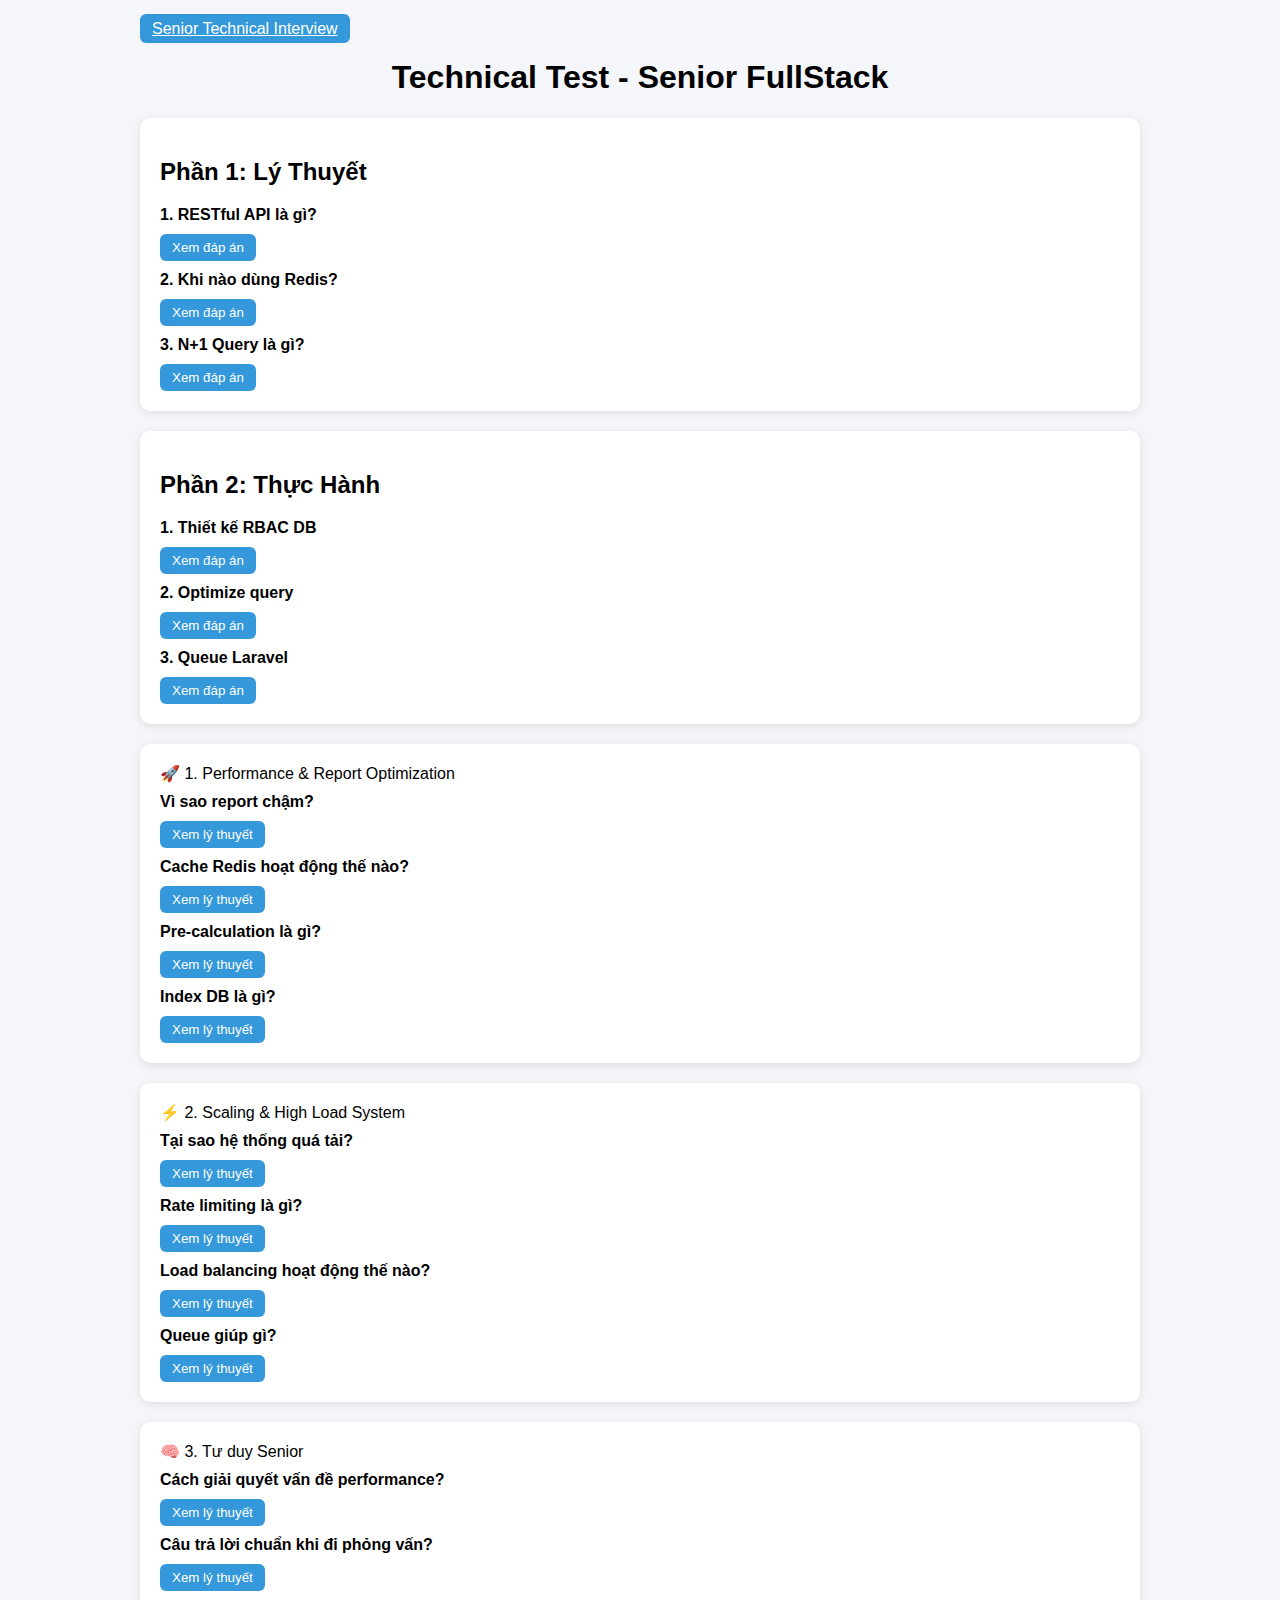
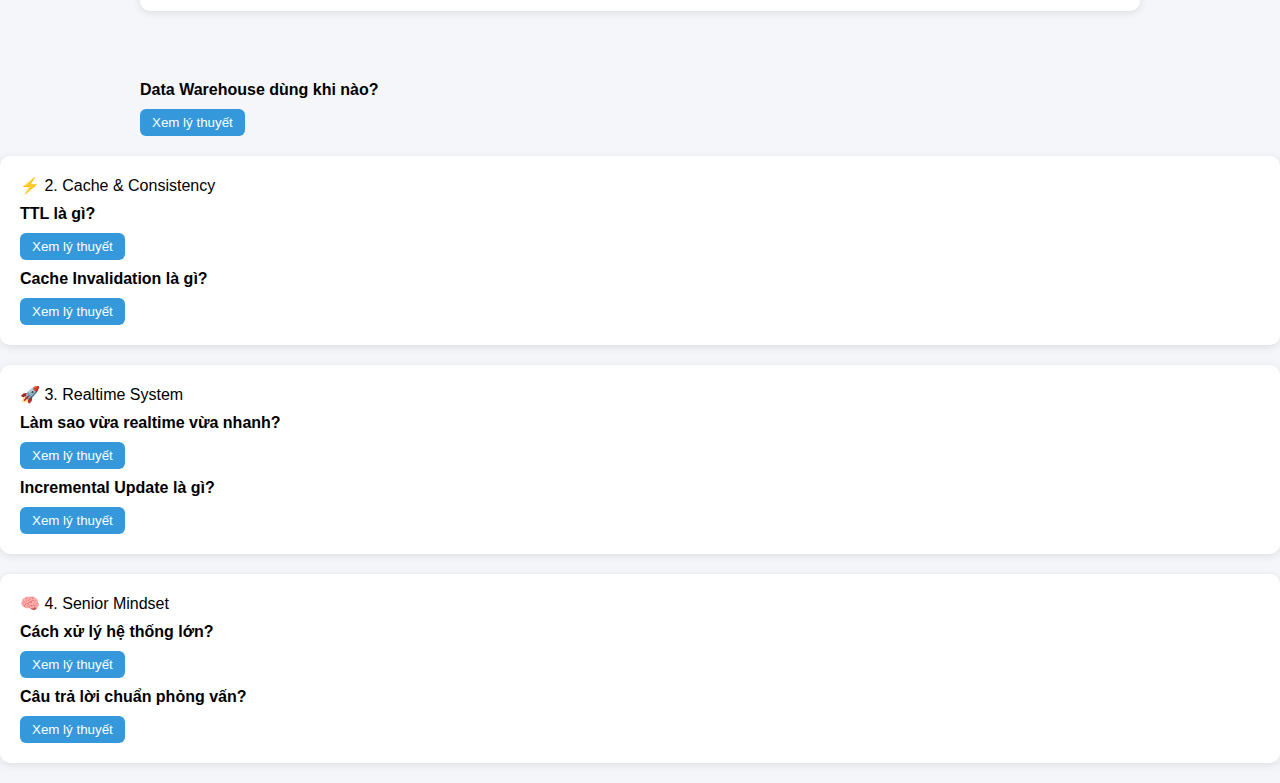
<file: technical-test-Full-Stack.html>
<!DOCTYPE html>
<html lang="vi">
<head>
  <meta charset="UTF-8">
  <title>Technical Test - FullStack Senior</title>
  <style>
    body { font-family: Arial; background:#f5f6fa; margin:0; }
    .container { max-width:1000px; margin:auto; padding:20px; }
    h1 { text-align:center; }
    .section { background:white; padding:20px; margin-bottom:20px; border-radius:10px; box-shadow:0 2px 8px rgba(0,0,0,0.1);} 
    .question { font-weight:bold; margin-top:10px; }
    .answer { display:none; margin-top:10px; padding:10px; background:#eef; border-radius:6px; }
    button { margin-top:10px; padding:6px 12px; border:none; background:#3498db; color:white; border-radius:6px; cursor:pointer; }
    button:hover { background:#2980b9; }
    pre { background:#222; color:#0f0; padding:10px; border-radius:6px; overflow:auto; }

    a.button {
       margin-top:10px; padding:6px 12px; border:none; background:#3498db; color:white; border-radius:6px; cursor:pointer; 
    }

  </style>
</head>
<body>
<div class="container">
<a href="https://nguyenquy98.github.io/KyNiem/Senior-Technical-Interview.html" class="button">Senior Technical Interview</a>

  <h1>Technical Test - Senior FullStack</h1>

  <div class="section">
    <h2>Phần 1: Lý Thuyết</h2>

    <div class="question">1. RESTful API là gì?</div>
    <button onclick="toggle(this)">Xem đáp án</button>
    <div class="answer">REST là kiến trúc API dựa trên HTTP với các nguyên tắc: Stateless, resource-based, sử dụng GET/POST/PUT/DELETE.</div>

    <div class="question">2. Khi nào dùng Redis?</div>
    <button onclick="toggle(this)">Xem đáp án</button>
    <div class="answer">Dùng cho cache, session, queue và tối ưu performance.</div>

    <div class="question">3. N+1 Query là gì?</div>
    <button onclick="toggle(this)">Xem đáp án</button>
    <div class="answer">Lỗi query lặp nhiều lần. Fix bằng eager loading (with()).</div>

  </div>

  <div class="section">
    <h2>Phần 2: Thực Hành</h2>

    <div class="question">1. Thiết kế RBAC DB</div>
    <button onclick="toggle(this)">Xem đáp án</button>
    <div class="answer">
      <pre>
users
roles
permissions
role_user
permission_role
      </pre>
    </div>

    <div class="question">2. Optimize query</div>
    <button onclick="toggle(this)">Xem đáp án</button>
    <div class="answer">
      <pre>
CREATE INDEX idx_created_at ON orders(created_at);
      </pre>
    </div>

    <div class="question">3. Queue Laravel</div>
    <button onclick="toggle(this)">Xem đáp án</button>
    <div class="answer">
      <pre>
dispatch(new SendEmailJob());
php artisan queue:work
      </pre>
    </div>

  </div>
  <div class="section">
    <div class="title">🚀 1. Performance & Report Optimization</div>

    <div class="question">Vì sao report chậm?</div>
    <button onclick="toggle(this)">Xem lý thuyết</button>
    <div class="answer">
      Do query lớn, data nhiều, join phức tạp → DB bị bottleneck (CPU + I/O).
    </div>

    <div class="question">Cache Redis hoạt động thế nào?</div>
    <button onclick="toggle(this)">Xem lý thuyết</button>
    <div class="answer">
      Cache giúp lưu kết quả tạm thời để tránh query lại.
      <pre>User → Cache → (hit) trả luôn
       → (miss) → DB → lưu cache → trả</pre>
      Giảm tải DB đáng kể.
    </div>

    <div class="question">Pre-calculation là gì?</div>
    <button onclick="toggle(this)">Xem lý thuyết</button>
    <div class="answer">
      Thay vì tính realtime → tính trước bằng cron job.
      Trade-off: giảm realtime, tăng performance.
    </div>

    <div class="question">Index DB là gì?</div>
    <button onclick="toggle(this)">Xem lý thuyết</button>
    <div class="answer">
      Index giống mục lục sách → giúp truy vấn nhanh hơn.
      Nhưng sẽ làm chậm insert/update.
    </div>
  </div>

  <div class="section">
    <div class="title">⚡ 2. Scaling & High Load System</div>

    <div class="question">Tại sao hệ thống quá tải?</div>
    <button onclick="toggle(this)">Xem lý thuyết</button>
    <div class="answer">
      Do nhiều request đồng thời → CPU, DB, network quá tải.
    </div>

    <div class="question">Rate limiting là gì?</div>
    <button onclick="toggle(this)">Xem lý thuyết</button>
    <div class="answer">
      Giới hạn số request/user để tránh spam và bảo vệ hệ thống.
    </div>

    <div class="question">Load balancing hoạt động thế nào?</div>
    <button onclick="toggle(this)">Xem lý thuyết</button>
    <div class="answer">
      Phân phối request đến nhiều server.
      <pre>Client → LB → Server 1
               → Server 2
               → Server 3</pre>
    </div>

    <div class="question">Queue giúp gì?</div>
    <button onclick="toggle(this)">Xem lý thuyết</button>
    <div class="answer">
      Tách xử lý nặng ra khỏi request chính → tăng tốc response.
    </div>
  </div>

  <div class="section">
    <div class="title">🧠 3. Tư duy Senior</div>

    <div class="question">Cách giải quyết vấn đề performance?</div>
    <button onclick="toggle(this)">Xem lý thuyết</button>
    <div class="answer">
      1. Giảm số lần xử lý (Cache, Pre-calc)
      <br>2. Tăng tốc xử lý (Index, optimize query)
      <br>3. Phân tán tải (Load balancing, queue)
      <br>4. Giới hạn hệ thống (Rate limit)
    </div>

    <div class="question">Câu trả lời chuẩn khi đi phỏng vấn?</div>
    <button onclick="toggle(this)">Xem lý thuyết</button>
    <div class="answer">
      Phân tích bottleneck → áp dụng cache → optimize DB → scale hệ thống → dùng queue → rate limit.
    </div>
  </div>
</div>
<div class="container">
    <div class="question">Data Warehouse dùng khi nào?</div>
    <button onclick="toggle(this)">Xem lý thuyết</button>
    <div class="answer">
      Dùng khi data rất lớn và report phức tạp.
      <pre>App DB → ETL → Data Warehouse</pre>
      Tách hệ thống OLTP và OLAP.
    </div>
  </div>

  <div class="section">
    <div class="title">⚡ 2. Cache & Consistency</div>

    <div class="question">TTL là gì?</div>
    <button onclick="toggle(this)">Xem lý thuyết</button>
    <div class="answer">
      Cache tự hết hạn sau thời gian nhất định.
      Chấp nhận data có thể không realtime.
    </div>

    <div class="question">Cache Invalidation là gì?</div>
    <button onclick="toggle(this)">Xem lý thuyết</button>
    <div class="answer">
      Khi data thay đổi → xóa cache để đảm bảo đúng.
      Đây là vấn đề khó trong system design.
    </div>
  </div>

  <div class="section">
    <div class="title">🚀 3. Realtime System</div>

    <div class="question">Làm sao vừa realtime vừa nhanh?</div>
    <button onclick="toggle(this)">Xem lý thuyết</button>
    <div class="answer">
      Dùng Hybrid approach:
      <pre>Cache tổng
+ Update increment khi có data mới</pre>
      Không cần tính lại toàn bộ.
    </div>

    <div class="question">Incremental Update là gì?</div>
    <button onclick="toggle(this)">Xem lý thuyết</button>
    <div class="answer">
      Khi có data mới → chỉ cộng thêm vào kết quả cũ.
      Giúp giảm chi phí tính toán.
    </div>
  </div>

  <div class="section">
    <div class="title">🧠 4. Senior Mindset</div>

    <div class="question">Cách xử lý hệ thống lớn?</div>
    <button onclick="toggle(this)">Xem lý thuyết</button>
    <div class="answer">
      1. Giảm data xử lý (partition)
      <br>2. Giảm số lần tính toán (cache)
      <br>3. Tách hệ thống (warehouse)
      <br>4. Tính toán thông minh (incremental)
    </div>

    <div class="question">Câu trả lời chuẩn phỏng vấn?</div>
    <button onclick="toggle(this)">Xem lý thuyết</button>
    <div class="answer">
      Phân tích bottleneck → partition → pre-aggregation → cache → scale system.
    </div>
  </div>

</div>
<script>
function toggle(btn) {
  const answer = btn.nextElementSibling;
  answer.style.display = answer.style.display === 'block' ? 'none' : 'block';
}
</script>

</body>
</html>
</file>
<file: happyNewYear/style.css>
@import url('https://fonts.googleapis.com/css2?family=Lobster&display=swap');
@import url('https://fonts.googleapis.com/css2?family=Caramel&display=swap');
@import url('https://fonts.googleapis.com/css2?family=Fredoka+One&display=swap');
*{
    padding: 0;
    margin: 0;
    box-sizing: border-box;
}
body{
    background-image: url('image/bg.png');
    background-repeat: no-repeat;
    background-size: cover;
    width: 100vw;
    max-width: 450px;
    height: 100vh;
    position: relative;
    display: flex;
    justify-content: center;
    align-items: center;
}
.modal-active-seen{
    position: absolute;
    width: 100%;
    height: 100%;
    top: 0;
    left: 0;
    background:#fff;
    z-index: 9999;
    display: flex;
    justify-content: center;
    align-items: center;
    transition: all 0.5s;
}
.modal-active-seen.active{
    transform: scale(0);
}
.modal-active-seen a{
    display: flex;
    justify-content: center;
    align-items: center;
    font-size: 1.7rem;
    color: #fff;
    font-family: 'Lobster', cursive;
    width: 250px;
    height: 250px;
    border-radius: 50% 50% 50% 50% / 30% 30% 70% 70%;
    box-shadow: 0 0 0 #FF0099;
    background-image: linear-gradient(45deg,#3023AE 0%,#FF0099 100%);
    animation: zoom 1.3s infinite;
    text-align: center;
}
.wrapper{
    position: relative;
    width: 100%;
    height: 100%;
    display: flex;
    justify-content: center;
    align-items: center;
    flex-direction: column;
    line-height: 80px;
    overflow: hidden;
    z-index: 1;
}
.wrapper h1{
    font-size: 40px;
    font-family: 'Lobster', cursive;
    letter-spacing: 1px;
    color: #fff;
}
.wrapper .box-time{
    padding: 0 20px;
    position: relative;
    display: flex;
    line-height: normal;
    width: 100%;
    justify-content: space-between;
}
.box-time .time{
    position: relative;
    width: 70px;
    height: 70px;
    display: flex;
    justify-content: center;
    align-items: center;
    flex-direction: column;
    background-color: rgb(216, 48, 48);
    border-radius: 50%;
    box-shadow: 0 0 20px #fff,
            0 0 40px #fff;
}
.box-time .time::before{
    position: absolute;
    content: '';
    width: 75px;
    height: 75px;
    border: 4px solid rgb(251, 255, 0);
    box-shadow: inset 0 0 10px #333;
    border-radius: 50%;
}
.box-time .time p{
    font-size: 35px;
    font-family: 'Caramel', cursive;
}
.box-time .time span{
    margin-bottom: 5px;
    font-size: 25px;
    font-family: 'Fredoka One', cursive;
}

/* animation--------------------- */

section {
    position: fixed;
    width: 100%;
    height: 100%;
}

.set {
    position: absolute;
    width: 100%;
    height: 100%;
    top: 0;
    left: 0;
}

.set div {
    position: absolute;
    display: block;
    background-repeat: no-repeat;
    border-radius: 10px;
}

.set:nth-child(1) div {
    width: 120px;
    height: 120px;
    background-size: 100%;
}

.set:nth-child(2) div {
    width: 240px;
    height: 240px;
    background-size: 100%;
}

.set3 div:nth-child(1) {
    width: 120px;
    height: 120px;
    background-size: 100%;
}

.set3 div {
    width: 100px;
    height: 100px;
    background-size: 100%;
}

.set div:nth-child(1) {
    left: 60%;
    animation: animate 8s linear infinite;
}

.set div:nth-child(2) {
    left: 20%;
    animation: animate 13s linear infinite;
}

.set div:nth-child(3) {
    left: 40%;
    animation: animate 18s linear infinite;
}

.set div:nth-child(4) {
    left: 0%;
    animation: animate 8s linear infinite;
}

.set div:nth-child(5) {
    left: 80%;
    animation: animate 11s linear infinite;
}

.set div:nth-child(6) {
    left: 15%;
    animation: animate 6s linear infinite;
}

.set div:nth-child(7) {
    left: 55%;
    animation: animate 7s linear infinite;
}

.set div:nth-child(8) {
    left: 90%;
    animation: animate 18s linear infinite;
}

.set div:nth-child(9) {
    left: 75%;
    animation: animate 13s linear infinite;
}

.set div:nth-child(10) {
    left: 35%;
    animation: animate 7s linear infinite;
}

@keyframes animate {
    0% {
        top: -10%;
        opacity: 0;
        transform: translateX(20px) rotate(0deg)
    }
    10% {
        opacity: 1;
    }
    20% {
        transform: translateX(-20px) rotate(45deg)
    }
    40% {
        transform: translateX(-20px) rotate(90deg)
    }
    60% {
        transform: translateX(20px) rotate(135deg)
    }
    80% {
        transform: translateX(-20px) rotate(180deg)
    }
    100% {
        top: 110%;
        transform: translateX(-20px) rotate(225deg)
    }
}

/* .set2 {
    transform: rotateY(180deg);
    filter: blur(2px);
} */

.set3 {
    transform: scale(0.8) rotateX(180deg);
    filter: blur(2px);
}

@keyframes zoom {
    0% {
        transform: scale(0.9);
    }
    70% {
        transform: scale(1);
        box-shadow: 0 0 0 15px transparent;
    }
    100% {
        transform: scale(0.9);
        box-shadow: 0 0 0 0 transparent;
    }
}
</file>
<file: glassmorphism-Icons-Hover.css>
* {
	border: 0;
	box-sizing: border-box;
	margin: 0;
	padding: 0;
}
:root {
	--hue: 223;
	--bg: hsl(var(--hue),20%,20%);
	--fg: hsl(var(--hue),10%,10%);
	--trans-dur: 0.3s;
	font-size: calc(16px + (24 - 16) * (100vw - 320px) / (2560 - 320));
}
body,
button {
	color: var(--fg);
	font: 1em/1.5 Nunito, sans-serif;
}
body {
	background-color: #000;
	display: flex;
	height: 100vh;
	transition:
		background-color var(--trans-dur),
		color var(--trans-dur);
}

.icon-btns {
	display: grid;
	grid-gap: 3em;
	grid-template-columns: repeat(2,1fr);
	margin: auto;
	padding: 3em 0;
}
.icon-btn {
	background-color: transparent;
	outline: transparent;
	position: relative;
	width: 4.5em;
	height: 4.5em;
	perspective: 24em;
	transform-style: preserve-3d;
	-webkit-tap-highlight-color: transparent;
}

.icon-btn__back,
.icon-btn__front,
.icon-btn__label {
	transition:
		opacity var(--trans-dur) cubic-bezier(0.83,0,0.17,1),
		transform var(--trans-dur) cubic-bezier(0.83,0,0.17,1);
}
.icon-btn__back,
.icon-btn__front {
	border-radius: 1.25em;
	position: absolute;
	top: 0;
	left: 0;
	width: 100%;
	height: 100%;
}

.icon-btn__back {
	background: linear-gradient(hsl(var(--hue),10%,50%),hsl(208,10%,50%));
	box-shadow: 0.5em -0.5em 0.75em hsla(var(--hue),10%,10%,0.15);
	display: block;
	transform: rotate(15deg);
	transform-origin: 100% 100%;
}
.icon-btn__front {
	background-color: hsla(0,0%,100%,0.3);
	box-shadow: 0 0 0 0.125em hsla(0,0%,100%,0.3) inset;
	backdrop-filter: blur(0.75em);
	-webkit-backdrop-filter: blur(0.75em);
	display: flex;
	transform-origin: 80% 50%;
}

.icon-btn--blue .icon-btn__back {
	background: linear-gradient(hsl(var(--hue),90%,50%),hsl(208,90%,50%));
}

.icon-btn--green .icon-btn__back {
	background: linear-gradient(hsl(123,90%,40%),hsl(108,90%,40%));
}
.icon-btn--indigo .icon-btn__back {
	background: linear-gradient(hsl(253,90%,50%),hsl(238,90%,50%));
}
.icon-btn--purple .icon-btn__back {
	background: linear-gradient(hsl(283,90%,50%),hsl(268,90%,50%));
}
.icon-btn--red .icon-btn__back {
	background: linear-gradient(hsl(3,90%,50%),hsl(348,90%,50%));
}

.icon-btn--orange .icon-btn__back {
	background: linear-gradient(hsl(43,90%,50%),hsl(28,90%,50%));
}
.icon-btn__icon {
	margin: auto;
	width: 1.5em;
	height: 1.5em;
}
.icon-btn__label {
	font-size: 0.75em;
	line-height: 2;
	opacity: 0;
	position: absolute;
	top: 100%;
	right: 0;
	left: 0;
	transform: translateY(0);
  color: #fff;
}
.icon-btn:focus-visible .icon-btn__back,
.icon-btn:hover .icon-btn__back {
	transform: rotate(22.5deg);
}
.icon-btn:focus-visible .icon-btn__front,
.icon-btn:hover .icon-btn__front {
	transform: translateZ(3em) rotateX(20deg) rotateY(20deg);
}
.icon-btn:focus-visible .icon-btn__label,
.icon-btn:hover .icon-btn__label {
	opacity: 1;
	transform: translateY(20%);
}
.sprites {
	display: block;
	position: fixed;
	transform: translateY(-100%);
}

/* Dark theme */
@media (prefers-color-scheme: dark) {
	:root {
		--bg: hsl(var(--hue),10%,30%);
		--fg: hsl(var(--hue),10%,90%);
	}
}

/* Beyond mobile */
@media (min-width: 768px) {
	.icon-btns {
		grid-template-columns: repeat(3,1fr);
	}
}
</file>
<file: Pure_CSS_Circular_Progress_Bar.css>
* {
  margin: 0;
  padding: 0;
  font-family: "Roboto", sans-serif;
}

body {
  display: flex;
  justify-content: center;
  align-items: center;
  min-height: 100vh;
  background: #535c68;
}

.container {
  position: relative;
  width: 900px;
  display: flex;
  justify-content: space-around;
}
.container .card {
  position: relative;
  width: 250px;
  background: linear-gradient(0deg, #1b1b1b, #222, #1b1b1b);
  display: flex;
  justify-content: center;
  align-items: center;
  height: 300px;
  border-radius: 4px;
  text-align: center;
  overflow: hidden;
  transition: 0.5s;
}
.container .card .percent {
  position: relative;
  width: 150px;
  height: 150px;
  border-radius: 50%;
  box-shadow: inset 0 0 50px #000;
  background: #222;
  z-index: 1000;
}
.container .card .percent svg {
  position: relative;
  width: 150px;
  height: 150px;
  z-index: 1000;
}
.container .card .percent svg circle {
  width: 100%;
  height: 100%;
  fill: none;
  stroke: #191919;
  stroke-width: 10;
  stroke-linecap: round;
  transform: translate(5px, 5px);
}
.container .card .percent svg circle:nth-child(2) {
  stroke-dasharray: 440;
  stroke-dashoffset: 440;
}
.container .card .percent .number {
  position: absolute;
  top: 0;
  left: 0;
  width: 100%;
  height: 100%;
  display: flex;
  justify-content: center;
  align-items: center;
  border-radius: 50%;
}
.container .card .percent .number h2 {
  color: #777;
  font-weight: 700;
  font-size: 40px;
  transition: 0.5s;
}
.container .card .percent .number span {
  font-size: 24px;
  color: #777;
}
.container .card .percent .text {
  position: relative;
  color: #777;
  font-weight: 700;
  margin-top: 20px;
  font-size: 18px;
  letter-spacing: 1px;
  text-transform: uppercase;
  transition: 0.5s;
}
.container .card:nth-child(1) .percent svg circle:nth-child(2) {
  stroke-dashoffset: calc(440 - (440 * 80) / 100);
  stroke: #00ff43;
}
.container .card:nth-child(2) .percent svg circle:nth-child(2) {
  stroke-dashoffset: calc(440 - (440 * 90) / 100);
  stroke: #ff3838;
}
.container .card:nth-child(3) .percent svg circle:nth-child(2) {
  stroke-dashoffset: calc(440 - (440 * 60) / 100);
  stroke: #7158e2;
}
.container .card:hover {
  transform: translateY(-10px);
  box-shadow: 0 15px 35px rgba(0, 0, 0, 0.5);
}
.container .card:hover .percent .number h2 {
  color: #fff;
  font-size: 60px;
}
.container .card:hover .percent .number span {
  color: #fff;
}
.container .card:hover .percent .text {
  color: #fff;
}
.container .card::before {
  content: "";
  position: absolute;
  top: 0;
  left: -50%;
  width: 100%;
  height: 100%;
  background: rgba(255, 255, 255, 0.03);
  pointer-events: none;
  z-index: 1;
}

/*# sourceMappingURL=style.css.map */
</file>
<file: slider-animated-carousel.css>
* {
    margin: 0;
    padding: 0;
    box-sizing: border-box;
    border: none;
    outline: none;
    text-decoration: none;
    list-style: none;
    font-family: Inter, Avenir, Helvetica, Arial, sans-serif;
    cursor: pointer;
}

body {
    background-color: #eaeaea;
    overflow: hidden;
}

.container {
    position: absolute;
    left: 50%;
    top: 50%;
    transform: translate(-50%, -50%);
    width: 1000px;
    height: 600px;
    padding: 50px;
    background-color: #f5f5f5;
    box-shadow: 0 30px 50px #a9a8a8;
}

#slide {
    width: max-content;
    margin-top: 50px;
}

.item {
    width: 200px;
    height: 300px;
    background-position: 50% 50%;
    display: inline-block;
    transition: 0.8s;
    background-size: cover;
    position: absolute;
    z-index: 1;
    top: 50%;
    transform: translate(0, -50%);
    border-radius: 20px;
    box-shadow: 0 30px 50px #505050;
}

/* .item:nth-child(1), */
.item:nth-child(2) {
    left: 0;
    top: 0;
    transform: translate(0, 0);
    border-radius: 0;
    width: 100%;
    height: 100%;
    box-shadow: none;
}

.item:nth-child(3) {
    left: 50%;
}

.item:nth-child(4) {
    left: calc(50% + 220px);
}

.item:nth-child(5) {
    left: calc(50% + 440px);
}

.item:nth-child(n + 6) {
    left: calc(50% + 660px);
    opacity: 0;
}

.item .content {
    position: absolute;
    top: 50%;
    left: 100px;
    width: 300px;
    text-align: left;
    padding: 0;
    color: #eee;
    transform: translate(0, -50%);
    display: none;
}

.item:nth-child(2) .content {
    display: block;
    z-index: 11111;
}

.item .name {
    font-size: 50px;
    font-weight: bold;
    opacity: 0;
    animation: showcontent 1s ease-in-out 1 forwards;
}

.item .des {
    font-size: 13px;
    margin: 20px 0;
    opacity: 0;
    animation: showcontent 1s ease-in-out 0.3s 1 forwards;
}

.item button {
    padding: 10px 20px;
    border: none;
    opacity: 0;
    animation: showcontent 1s ease-in-out 0.6s 1 forwards;
}

@keyframes showcontent {
    from {
        opacity: 0;
        transform: translate(0, 100px);
        filter: blur(33px);
    }

    to {
        opacity: 1;
        transform: translate(0, 0);
        filter: blur(0);
    }
}

.buttons {
    position: absolute;
    bottom: 30px;
    z-index: 222222;
    text-align: center;
    width: 100%;
}

.buttons button {
    width: 50px;
    height: 50px;
    border-radius: 50%;
    border: 1px solid #555;
    transition: 0.5s;
}

.buttons button:hover {
    background-color: #bac383;
}
</file>
